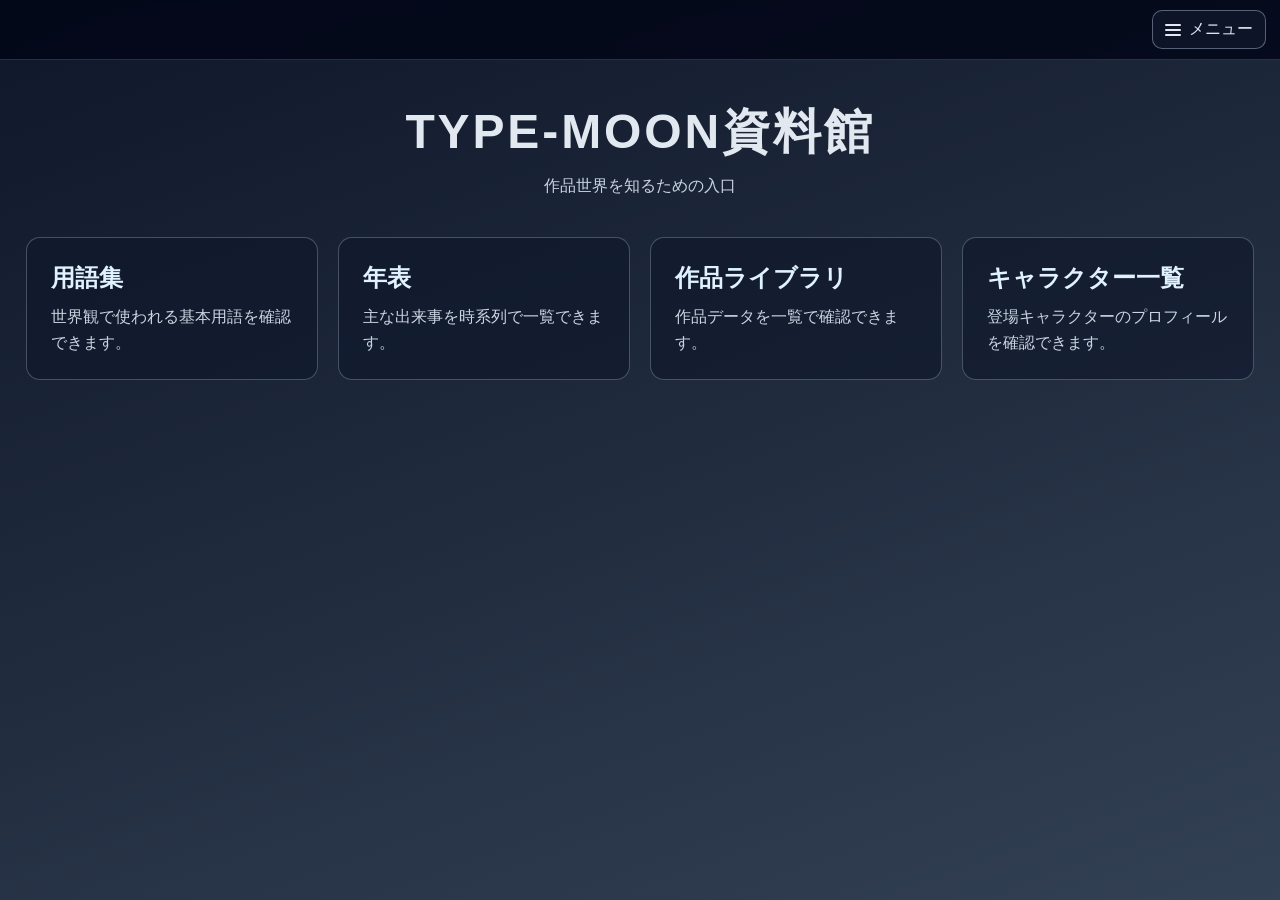
<file: index.html>
<!DOCTYPE html>
<html lang="ja">
  <head>
    <!-- 文字化けを防ぐため、文字コードをUTF-8に指定します -->
    <meta charset="UTF-8" />
    <!-- スマホでも見やすい幅にするための設定です -->
    <meta name="viewport" content="width=device-width, initial-scale=1.0" />
    <!-- ブラウザに「できるだけ最新を再取得してね」と伝えるキャッシュ対策です -->
    <meta
      http-equiv="Cache-Control"
      content="no-cache, no-store, must-revalidate"
    />
    <!-- 古いブラウザ向けの追加キャッシュ対策です -->
    <meta http-equiv="Pragma" content="no-cache" />
    <!-- キャッシュの有効期限を0にして更新を優先させます -->
    <meta http-equiv="Expires" content="0" />
    <!-- ブラウザのタブに表示されるページ名です -->
    <title>TYPE-MOON資料館</title>
    <!-- ?v=... を付けると、古いCSSキャッシュではなく最新ファイルを読み込みやすくなります -->
    <link rel="stylesheet" href="style.css?v=20260430-2" />
  </head>
  <body>
    <!-- サイトの最上部に表示する見出しエリアです -->
    <header class="site-header">
      <h1>TYPE-MOON資料館</h1>
      <p>作品世界を知るための入口</p>
    </header>

    <!-- ページの主要コンテンツを入れる領域です -->
    <main class="container">
      <!-- 最初の画面で選べるメニューを並べています -->
      <section class="menu-grid" aria-label="メインメニュー">
        <!-- 用語集ページへ移動するリンクカードです -->
        <a class="menu-card" href="glossary.html?v=20260424-5">
          <h2>用語集</h2>
          <p>世界観で使われる基本用語を確認できます。</p>
        </a>

        <!-- 年表ページへ移動するリンクカードです -->
        <a class="menu-card" href="timeline.html?v=20260424-5">
          <h2>年表</h2>
          <p>主な出来事を時系列で一覧できます。</p>
        </a>

        <!-- 作品ライブラリページへ移動するリンクカードです -->
        <a class="menu-card" href="works.html?v=20260424-5">
          <h2>作品ライブラリ</h2>
          <p>作品データを一覧で確認できます。</p>
        </a>

        <!-- キャラクター一覧ページへ移動するリンクカードです -->
        <a class="menu-card" href="characters.html?v=20260424-5">
          <h2>キャラクター一覧</h2>
          <p>登場キャラクターのプロフィールを確認できます。</p>
        </a>
      </section>
    </main>
    <!-- menu.js はハンバーガーメニューの開閉処理を担当します -->
    <script src="menu.js?v=20260424-5"></script>
  </body>
</html>
</file>
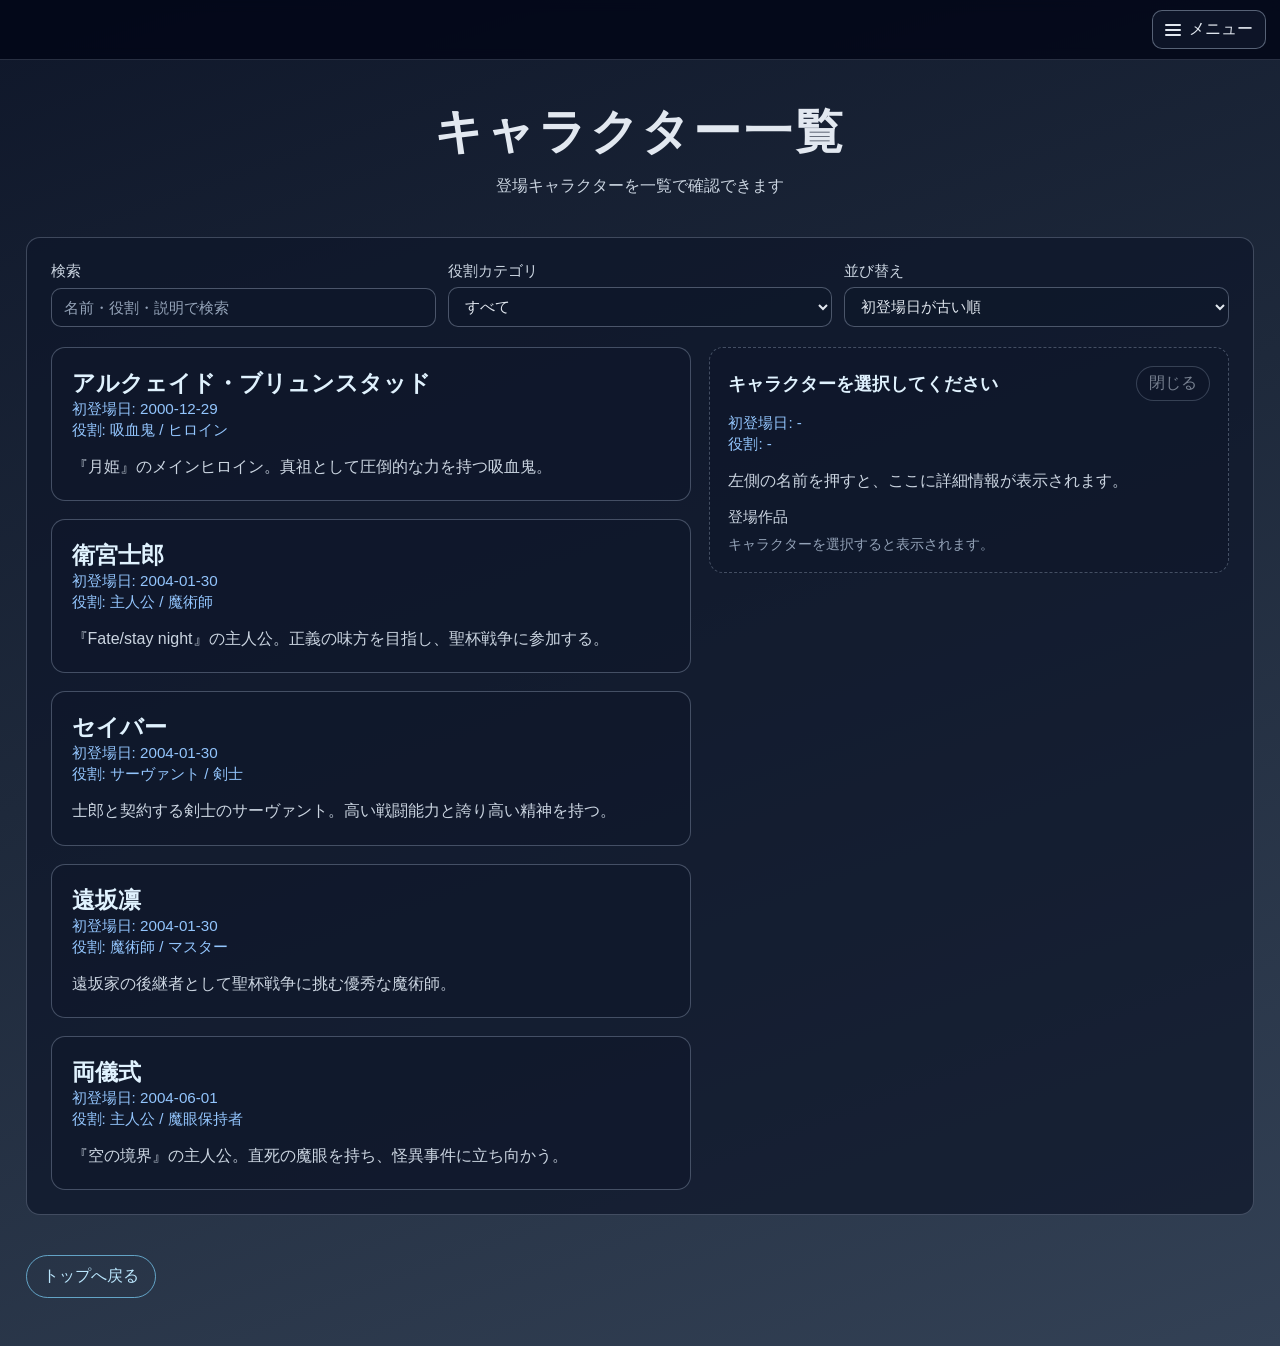
<file: characters.html>
<!DOCTYPE html>
<html lang="ja">
  <head>
    <!-- 文字化けを防ぐため、文字コードをUTF-8に指定します -->
    <meta charset="UTF-8" />
    <!-- スマホ表示のときに、画面幅に合わせてレイアウトを調整します -->
    <meta name="viewport" content="width=device-width, initial-scale=1.0" />
    <!-- キャッシュ対策: 更新後に古いHTMLを読み込みにくくします -->
    <meta
      http-equiv="Cache-Control"
      content="no-cache, no-store, must-revalidate"
    />
    <meta http-equiv="Pragma" content="no-cache" />
    <meta http-equiv="Expires" content="0" />
    <!-- ブラウザのタブに表示されるページ名 -->
    <title>キャラクター一覧 | TYPE-MOON資料館</title>
    <!-- 共通デザインCSSを読み込みます -->
    <link rel="stylesheet" href="style.css?v=20260430-2" />
  </head>
  <body>
    <!-- menu.js がこの位置にハンバーガーメニューを自動挿入します -->
    <div id="site-menu"></div>

    <!-- ページ上部の見出しエリア -->
    <header class="site-header">
      <h1>キャラクター一覧</h1>
      <p>登場キャラクターを一覧で確認できます</p>
    </header>

    <main class="container">
      <section class="content-card">
        <!-- ここは検索と絞り込みの操作エリアです -->
        <div class="works-controls" aria-label="キャラクターの検索・絞り込み・並び替え">
          <div class="works-controls-row">
            <label class="works-control-label" for="character-search-input">
              検索
              <input
                id="character-search-input"
                type="search"
                placeholder="名前・役割・説明で検索"
              />
            </label>

            <label class="works-control-label" for="character-role-select">
              役割カテゴリ
              <select id="character-role-select">
                <option value="all">すべて</option>
              </select>
            </label>

            <label class="works-control-label" for="character-sort-select">
              並び替え
              <select id="character-sort-select">
                <option value="first-appearance-asc">初登場日が古い順</option>
                <option value="first-appearance-desc">初登場日が新しい順</option>
                <option value="name-asc">名前のあいうえお順</option>
                <option value="name-desc">名前の逆順</option>
              </select>
            </label>
          </div>
        </div>

        <!-- 左: リスト / 右: 詳細サイドパネル の2カラムレイアウトです -->
        <div class="works-layout">
          <div>
            <!-- JavaScriptで生成したキャラクターカードを、この中に追加していきます -->
            <div id="characters-list" class="works-grid"></div>
            <!-- 結果が0件のときに表示するメッセージです -->
            <p id="characters-empty-message" class="works-empty" hidden>
              条件に一致するキャラクターはありません。
            </p>
          </div>

          <!-- 名前を押したときの詳細を表示するサイドパネルです -->
          <aside
            id="character-detail-panel"
            class="work-detail-panel is-empty"
            aria-live="polite"
          >
            <div class="work-detail-header">
              <h2 id="character-detail-name">キャラクターを選択してください</h2>
              <!-- このボタンを押すと、詳細表示を閉じて初期状態に戻します -->
              <button
                id="character-close-panel-button"
                class="close-panel-button"
                type="button"
                disabled
              >
                閉じる
              </button>
            </div>
            <p id="character-detail-first-appearance" class="work-meta">
              初登場日: -
            </p>
            <p id="character-detail-role" class="work-meta">役割: -</p>
            <p id="character-detail-summary" class="work-summary">
              左側の名前を押すと、ここに詳細情報が表示されます。
            </p>
            <p id="character-detail-description" class="work-detail-description" hidden></p>
            <!-- 詳細パネルの中に、登場作品へのリンクを表示します -->
            <p class="relation-label">登場作品</p>
            <div id="character-detail-works" class="relation-links">
              <span class="relation-empty">キャラクターを選択すると表示されます。</span>
            </div>
          </aside>
        </div>
      </section>

      <!-- トップページへ戻るリンク -->
      <p><a class="back-link" href="index.html?v=20260424-5">トップへ戻る</a></p>
    </main>

    <script>
      // ここにキャラクターデータを「配列（JSON形式の書き方）」でまとめます。
      // 後から追加したいときは、下の見本を参考にオブジェクトを1件追加してください。
      //
      // ▼ 1件分のデータ見本
      // {
      //   name: "キャラクター名",
      //   firstAppearance: "YYYY-MM-DD",
      //   roles: ["主人公", "サーヴァント", "魔術師 など"],
      //   summary: "一覧カードに表示する短い説明です。",
      //   description: "詳細パネルに表示する説明文です。（省略可）",
      //   works: ["登場作品1", "登場作品2"]
      // }
      const charactersData = [
        {
          name: "衛宮士郎",
          firstAppearance: "2004-01-30",
          roles: ["主人公", "魔術師"],
          summary:
            "『Fate/stay night』の主人公。正義の味方を目指し、聖杯戦争に参加する。",
          description:
            "幼い頃の大火災をきっかけに、誰かを救う生き方を選んだ少年。複数ルートで異なる成長を見せる。",
          works: ["Fate/stay night", "Fate/Grand Order"]
        },
        {
          name: "セイバー",
          firstAppearance: "2004-01-30",
          roles: ["サーヴァント", "剣士"],
          summary:
            "士郎と契約する剣士のサーヴァント。高い戦闘能力と誇り高い精神を持つ。",
          description:
            "騎士王としての責務と個人の願いの間で葛藤する。Fateシリーズを象徴する人気キャラクター。",
          works: ["Fate/stay night", "Fate/Zero", "Fate/Grand Order"]
        },
        {
          name: "遠坂凛",
          firstAppearance: "2004-01-30",
          roles: ["魔術師", "マスター"],
          summary:
            "遠坂家の後継者として聖杯戦争に挑む優秀な魔術師。",
          description:
            "冷静な判断力と行動力を持ち、時に厳しく時に面倒見のよい性格で物語を引っ張る。",
          works: ["Fate/stay night", "Fate/Grand Order"]
        },
        {
          name: "両儀式",
          firstAppearance: "2004-06-01",
          roles: ["主人公", "魔眼保持者"],
          summary:
            "『空の境界』の主人公。直死の魔眼を持ち、怪異事件に立ち向かう。",
          description:
            "静かな佇まいの中に強い意志を持つ人物。死の概念を視る力で常識外れの戦いを可能にする。",
          works: ["空の境界", "Fate/Grand Order"]
        },
        {
          name: "アルクェイド・ブリュンスタッド",
          firstAppearance: "2000-12-29",
          roles: ["吸血鬼", "ヒロイン"],
          summary:
            "『月姫』のメインヒロイン。真祖として圧倒的な力を持つ吸血鬼。",
          description:
            "無邪気さと強大な存在感を併せ持ち、主人公・遠野志貴の運命を大きく変える存在。",
          works: ["月姫 -A piece of blue glass moon-", "Fate/Grand Order"]
        }
      ];

      // URLに ?character=キャラ名 があるとき、そのキャラを初期表示で開くために取得します。
      const initialQueryCharacterName =
        new URLSearchParams(window.location.search).get("character");

      // id="characters-list" の要素を取得します。
      const charactersListElement = document.getElementById("characters-list");
      // 検索ボックスの要素を取得します。
      const characterSearchInputElement = document.getElementById(
        "character-search-input"
      );
      // 役割カテゴリ選択の要素を取得します。
      const characterRoleSelectElement = document.getElementById(
        "character-role-select"
      );
      // 並び替え選択欄の要素です。選ばれた値によって、一覧の順番を変えます。
      const characterSortSelectElement = document.getElementById(
        "character-sort-select"
      );
      // 結果0件メッセージの要素を取得します。
      const charactersEmptyMessageElement = document.getElementById(
        "characters-empty-message"
      );

      // 詳細サイドパネル関連の要素を取得します。
      const characterDetailPanelElement = document.getElementById(
        "character-detail-panel"
      );
      const characterDetailNameElement = document.getElementById(
        "character-detail-name"
      );
      const characterDetailFirstAppearanceElement = document.getElementById(
        "character-detail-first-appearance"
      );
      const characterDetailRoleElement = document.getElementById(
        "character-detail-role"
      );
      const characterDetailSummaryElement = document.getElementById(
        "character-detail-summary"
      );
      const characterDetailDescriptionElement = document.getElementById(
        "character-detail-description"
      );
      const characterDetailWorksElement = document.getElementById(
        "character-detail-works"
      );
      const characterClosePanelButtonElement = document.getElementById(
        "character-close-panel-button"
      );

      // いま詳細表示中のキャラクター名を保持します。
      let selectedCharacterName = null;
      // 現在画面に表示している一覧データを保持します（選択状態の再描画に使います）。
      let currentDisplayedCharacters = [];
      // 初回表示でURL指定のキャラへスクロールするためのフラグです。
      let shouldScrollToSelectedCharacter = false;
      // URLの初期指定は1回だけ使いたいので、可変の変数に入れます。
      let pendingInitialCharacterName = initialQueryCharacterName;

      // キャラクターの役割は複数入力できるため、常に配列として扱います。
      function getCharacterRoles(character) {
        if (Array.isArray(character.roles)) {
          return character.roles;
        }
        if (character.role) {
          return [character.role];
        }
        return [];
      }

      function formatCharacterRoles(character) {
        const roles = getCharacterRoles(character);
        return roles.length > 0 ? roles.join(" / ") : "-";
      }

      // 日付文字列を比較用の数値に変換します。日付として読めない場合は null にします。
      function getCharacterDateTime(character) {
        const dateTime = new Date(character.firstAppearance).getTime();
        return Number.isNaN(dateTime) ? null : dateTime;
      }

      // 日付の古い順・新しい順を比べます。日付がないキャラはどちらの順でも最後にします。
      function compareCharacterDates(a, b, isDescending) {
        const dateA = getCharacterDateTime(a);
        const dateB = getCharacterDateTime(b);
        if (dateA === null && dateB === null) {
          return 0;
        }
        if (dateA === null) {
          return 1;
        }
        if (dateB === null) {
          return -1;
        }
        return isDescending ? dateB - dateA : dateA - dateB;
      }

      // 並び替え選択欄の値に合わせて、キャラクター一覧の順番を決めます。
      function compareCharactersBySortOption(a, b, sortOption) {
        if (sortOption === "name-asc") {
          return a.name.localeCompare(b.name, "ja");
        }
        if (sortOption === "name-desc") {
          return b.name.localeCompare(a.name, "ja");
        }
        if (sortOption === "first-appearance-desc") {
          return compareCharacterDates(a, b, true);
        }
        return compareCharacterDates(a, b, false);
      }

      // 役割カテゴリの候補を、配列データから重複なしで取り出して作ります。
      const roles = [
        ...new Set(
          charactersData.flatMap((character) => getCharacterRoles(character))
        )
      ];

      // role-select にカテゴリ選択肢を追加します。
      roles.forEach((role) => {
        const option = document.createElement("option");
        option.value = role;
        option.textContent = role;
        characterRoleSelectElement.appendChild(option);
      });

      // 指定されたリンク一覧を描画する関数です（登場作品リンク用）。
      function renderRelationLinks(container, items, createLinkElement, emptyText) {
        container.innerHTML = "";
        if (!items || items.length === 0) {
          const emptyLabel = document.createElement("span");
          emptyLabel.className = "relation-empty";
          emptyLabel.textContent = emptyText;
          container.appendChild(emptyLabel);
          return;
        }
        items.forEach((item) => {
          container.appendChild(createLinkElement(item));
        });
      }

      // 作品名から、作品ライブラリへのリンク要素を作る関数です。
      function createWorkLinkElement(workTitle) {
        const link = document.createElement("a");
        link.className = "relation-link";
        link.href = `works.html?v=20260424-5&work=${encodeURIComponent(workTitle)}`;
        link.textContent = workTitle;
        return link;
      }

      // 詳細パネルを初期状態（未選択）に戻す関数です。
      function resetCharacterDetailPanel() {
        characterDetailPanelElement.classList.add("is-empty");
        characterDetailNameElement.textContent = "キャラクターを選択してください";
        characterDetailFirstAppearanceElement.textContent = "初登場日: -";
        characterDetailRoleElement.textContent = "役割: -";
        characterDetailSummaryElement.textContent =
          "左側の名前を押すと、ここに詳細情報が表示されます。";
        characterDetailDescriptionElement.textContent = "";
        characterDetailDescriptionElement.hidden = true;
        characterClosePanelButtonElement.disabled = true;
        renderRelationLinks(
          characterDetailWorksElement,
          [],
          createWorkLinkElement,
          "キャラクターを選択すると表示されます。"
        );
      }

      // キャラクターデータを受け取り、詳細サイドパネルに表示する関数です。
      function showCharacterDetailPanel(character) {
        characterDetailPanelElement.classList.remove("is-empty");
        characterDetailNameElement.textContent = character.name;
        characterDetailFirstAppearanceElement.textContent = `初登場日: ${character.firstAppearance}`;
        characterDetailRoleElement.textContent = `役割: ${formatCharacterRoles(
          character
        )}`;
        characterDetailSummaryElement.textContent = character.summary;
        characterDetailDescriptionElement.textContent = character.description || "";
        characterDetailDescriptionElement.hidden = !character.description;
        characterClosePanelButtonElement.disabled = false;
        renderRelationLinks(
          characterDetailWorksElement,
          character.works,
          createWorkLinkElement,
          "登録なし"
        );
      }

      // 選択中カードを見える位置までスクロールする関数です。
      function scrollToSelectedCharacterCard() {
        const selectedCard = charactersListElement.querySelector(
          ".work-card.is-selected"
        );
        if (selectedCard) {
          selectedCard.scrollIntoView({ behavior: "smooth", block: "center" });
        }
      }

      // 受け取ったキャラクターデータ配列を画面に描画する関数です。
      function renderCharacters(characters) {
        // いったん表示を空にしてから、最新の結果だけ表示します。
        charactersListElement.innerHTML = "";
        currentDisplayedCharacters = characters;

        characters.forEach((character) => {
          // articleタグで、キャラクター1件分のまとまりを表します。
          const card = document.createElement("article");
          card.className = "work-card";
          if (character.name === selectedCharacterName) {
            card.classList.add("is-selected");
          }

          // 名前はボタンにして、押すと右側パネルに詳細を表示できるようにします。
          const nameButton = document.createElement("button");
          nameButton.type = "button";
          nameButton.className = "work-title-button";
          nameButton.textContent = character.name;
          nameButton.addEventListener("click", () => {
            selectedCharacterName = character.name;
            showCharacterDetailPanel(character);
            // 選択中のカードを見た目で分かるように再描画します。
            renderCharacters(currentDisplayedCharacters);
          });

          const firstAppearanceElement = document.createElement("p");
          firstAppearanceElement.className = "work-meta";
          firstAppearanceElement.textContent = `初登場日: ${character.firstAppearance}`;

          const roleElement = document.createElement("p");
          roleElement.className = "work-meta";
          roleElement.textContent = `役割: ${formatCharacterRoles(character)}`;

          const summaryElement = document.createElement("p");
          summaryElement.className = "work-summary";
          summaryElement.textContent = character.summary;

          card.appendChild(nameButton);
          card.appendChild(firstAppearanceElement);
          card.appendChild(roleElement);
          card.appendChild(summaryElement);

          // 作ったカードを一覧エリアの最後に追加します。
          charactersListElement.appendChild(card);
        });

        // 結果が0件ならメッセージを表示し、1件以上なら隠します。
        charactersEmptyMessageElement.hidden = characters.length !== 0;

        // URL指定などでスクロールしたいタイミングだけ実行します。
        if (shouldScrollToSelectedCharacter) {
          scrollToSelectedCharacterCard();
          shouldScrollToSelectedCharacter = false;
        }
      }

      // 検索・絞り込み条件を使って、表示するキャラクターを作る関数です。
      function updateCharactersView() {
        const searchKeyword = characterSearchInputElement.value
          .trim()
          .toLowerCase();
        const selectedRole = characterRoleSelectElement.value;
        const selectedSort = characterSortSelectElement.value;

        // 1) 役割カテゴリで絞り込み
        // 2) 名前と説明で検索
        // 3) 選択された条件で並び替え
        const filteredAndSortedCharacters = charactersData
          .filter((character) => {
            const characterRoles = getCharacterRoles(character);
            const isRoleMatched =
              selectedRole === "all" || characterRoles.includes(selectedRole);
            const searchableText = [
              character.name,
              character.firstAppearance,
              characterRoles.join(" "),
              character.summary,
              character.description || ""
            ]
              .join(" ")
              .toLowerCase();
            const isSearchMatched = searchableText.includes(searchKeyword);
            return isRoleMatched && isSearchMatched;
          })
          .sort((a, b) => compareCharactersBySortOption(a, b, selectedSort));

        // URLに指定されたキャラ名がある場合は、初回だけそのキャラを選択します。
        if (pendingInitialCharacterName) {
          const initialCharacter = filteredAndSortedCharacters.find(
            (character) => character.name === pendingInitialCharacterName
          );
          if (initialCharacter) {
            selectedCharacterName = initialCharacter.name;
            showCharacterDetailPanel(initialCharacter);
            shouldScrollToSelectedCharacter = true;
          } else {
            selectedCharacterName = null;
            resetCharacterDetailPanel();
          }
          pendingInitialCharacterName = null;
        } else {
          // 絞り込み後の一覧に選択中のキャラクターが存在しない場合、詳細表示を閉じます。
          const selectedCharacter = filteredAndSortedCharacters.find(
            (character) => character.name === selectedCharacterName
          );
          if (!selectedCharacter) {
            selectedCharacterName = null;
            resetCharacterDetailPanel();
          } else {
            showCharacterDetailPanel(selectedCharacter);
          }
        }

        renderCharacters(filteredAndSortedCharacters);
      }

      // 入力が変わるたびに再描画します。
      characterSearchInputElement.addEventListener("input", updateCharactersView);
      characterRoleSelectElement.addEventListener("change", updateCharactersView);
      characterSortSelectElement.addEventListener("change", updateCharactersView);
      characterClosePanelButtonElement.addEventListener("click", () => {
        selectedCharacterName = null;
        resetCharacterDetailPanel();
        renderCharacters(currentDisplayedCharacters);
      });

      // 初期表示時も、同じ処理で表示します。
      resetCharacterDetailPanel();
      updateCharactersView();
    </script>

    <!-- 共通ハンバーガーメニューを生成するJavaScriptを読み込みます -->
    <script src="menu.js?v=20260424-5"></script>
  </body>
</html>
</file>
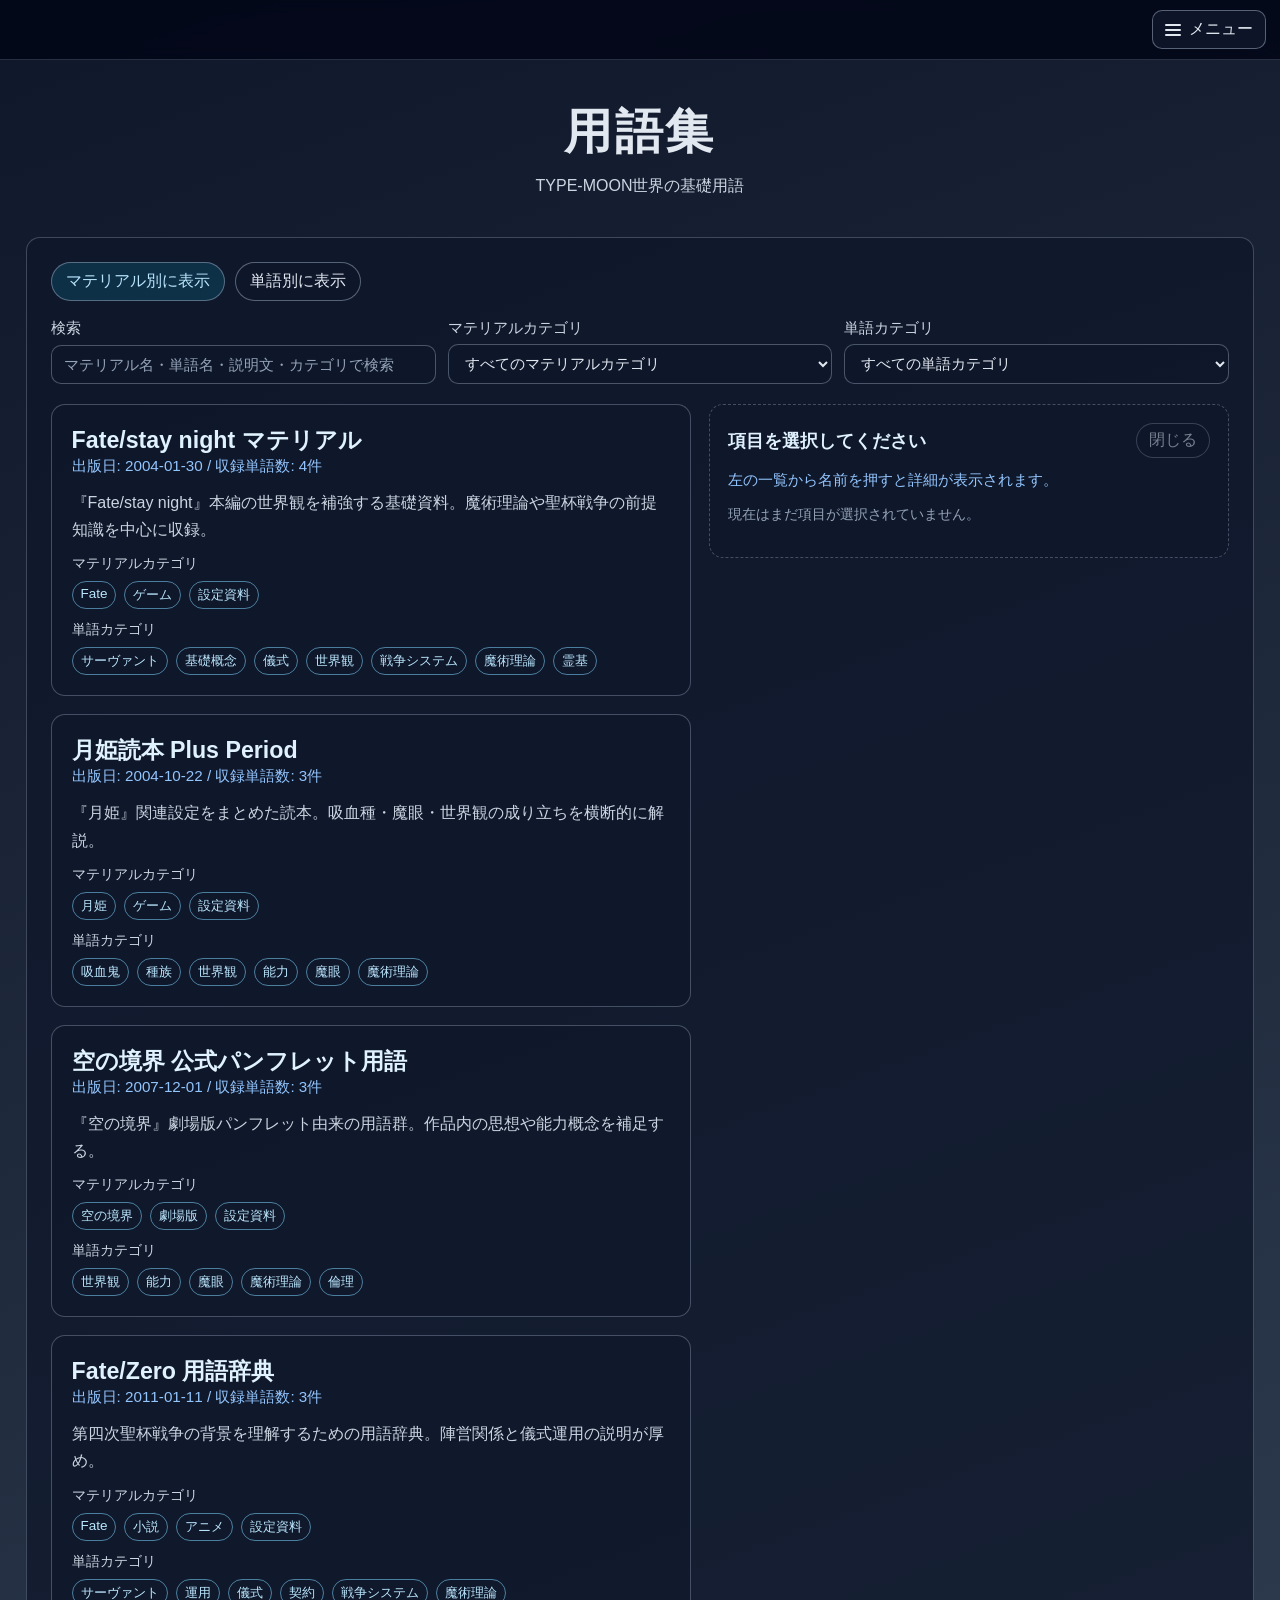
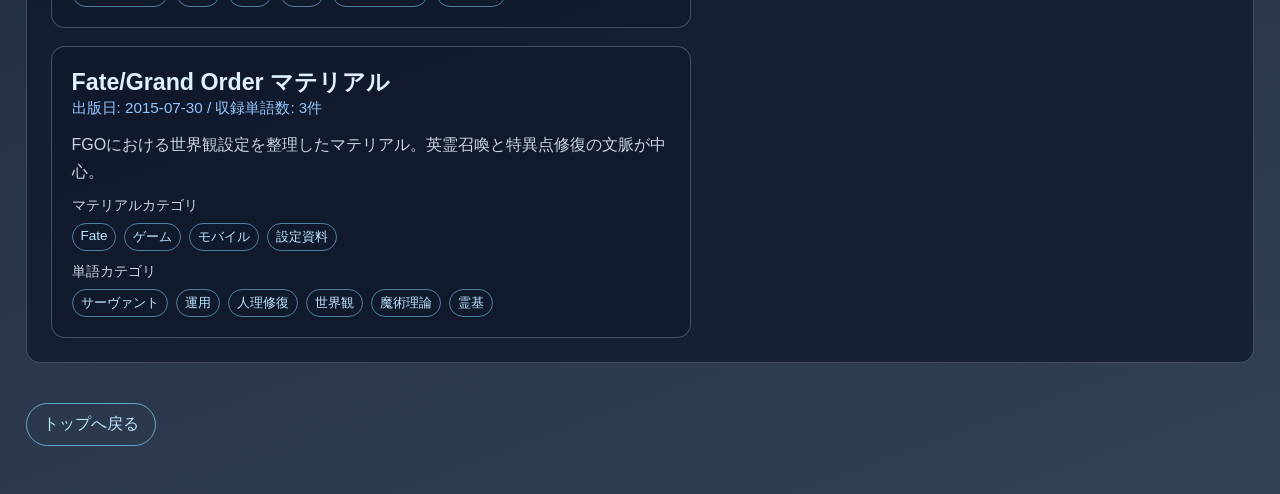
<file: glossary.html>
<!DOCTYPE html>
<html lang="ja">
  <head>
    <!-- 文字コードをUTF-8に設定して、日本語が正しく表示されるようにします -->
    <meta charset="UTF-8" />
    <!-- スマホ表示で見やすくするための設定です -->
    <meta name="viewport" content="width=device-width, initial-scale=1.0" />
    <!-- ブラウザが古いHTMLを使い続けないようにするキャッシュ対策です -->
    <meta http-equiv="Cache-Control" content="no-cache, no-store, must-revalidate" />
    <meta http-equiv="Pragma" content="no-cache" />
    <meta http-equiv="Expires" content="0" />
    <!-- ブラウザのタブに表示されるページ名です -->
    <title>用語集 | TYPE-MOON資料館</title>
    <!-- GitHub Pagesのキャッシュ対策として、末尾にバージョン番号を付けます -->
    <link rel="stylesheet" href="style.css?v=20260430-2" />
  </head>
  <body>
    <!-- このheaderはページ上部のタイトルエリアです -->
    <header class="site-header">
      <!-- h1はそのページで一番重要な見出しです -->
      <h1>用語集</h1>
      <!-- ページの補足説明です -->
      <p>TYPE-MOON世界の基礎用語</p>
    </header>

    <!-- mainはこのページの中心となるコンテンツ領域です -->
    <main class="container">
      <section class="content-card">
        <!-- 表示モード切り替えボタンです -->
        <div class="glossary-mode-switch" role="group" aria-label="表示モード切り替え">
          <button
            type="button"
            class="glossary-mode-button is-active"
            data-mode-button="by-material"
          >
            マテリアル別に表示
          </button>
          <button type="button" class="glossary-mode-button" data-mode-button="by-term">
            単語別に表示
          </button>
        </div>

        <!-- 作品ライブラリと同じ操作感で、検索とカテゴリ絞り込みを用意します -->
        <div class="works-controls" aria-label="用語集の検索と絞り込み">
          <div class="works-controls-row">
            <label class="works-control-label" for="glossary-search-input">
              検索
              <input
                id="glossary-search-input"
                type="search"
                placeholder="マテリアル名・単語名・説明文・カテゴリで検索"
              />
            </label>
            <label class="works-control-label" for="glossary-material-category-select">
              マテリアルカテゴリ
              <select id="glossary-material-category-select">
                <option value="all">すべてのマテリアルカテゴリ</option>
              </select>
            </label>
            <label class="works-control-label" for="glossary-term-category-select">
              単語カテゴリ
              <select id="glossary-term-category-select">
                <option value="all">すべての単語カテゴリ</option>
              </select>
            </label>
          </div>
        </div>

        <!-- 一覧と詳細パネルを横並びで表示します（狭い画面では縦並び） -->
        <div class="works-layout">
          <div>
            <!-- JavaScriptで一覧カードを描画する領域です -->
            <div id="glossary-list" class="works-grid"></div>
            <p id="glossary-empty-message" class="works-empty" hidden>
              条件に一致する項目はありません。
            </p>
          </div>

          <!-- 右側に表示する詳細パネルです -->
          <aside id="glossary-detail-panel" class="work-detail-panel is-empty" aria-live="polite">
            <div class="work-detail-header">
              <h2 id="glossary-detail-title">項目を選択してください</h2>
              <button
                id="glossary-close-panel-button"
                class="close-panel-button"
                type="button"
                disabled
              >
                閉じる
              </button>
            </div>
            <p id="glossary-detail-meta" class="work-meta">左の一覧から名前を押すと詳細が表示されます。</p>
            <div id="glossary-detail-content" class="glossary-detail-content">
              <p class="relation-empty">現在はまだ項目が選択されていません。</p>
            </div>
          </aside>
        </div>
      </section>

      <!-- href="index.html" でトップページへ移動します -->
      <p><a class="back-link" href="index.html?v=20260424-10">トップへ戻る</a></p>
    </main>

    <script>
      // 用語データは「辞書（マテリアル）ごと」に1つの配列で管理します。
      // publicationDate / summary / categories を持ち、entries の各単語にも termCategories を持たせます。
      //
      // ▼ 1件分のデータ見本
      // {
      //   material: "辞書名（マテリアル名）",
      //   publicationDate: "YYYY-MM-DD",
      //   summary: "マテリアル自体の短い解説",
      //   categories: ["マテリアルカテゴリA", "マテリアルカテゴリB"],
      //   entries: [
      //     {
      //       term: "単語名",
      //       description: "その辞書での説明文",
      //       termCategories: ["単語カテゴリA", "単語カテゴリB"]
      //     }
      //   ]
      // }
      const glossaryMaterialsData = [
        {
          material: "Fate/stay night マテリアル",
          publicationDate: "2004-01-30",
          summary:
            "『Fate/stay night』本編の世界観を補強する基礎資料。魔術理論や聖杯戦争の前提知識を中心に収録。",
          categories: ["Fate", "ゲーム", "設定資料"],
          entries: [
            {
              term: "魔術",
              description:
                "神秘を再現するための技法。現代に残るのは本来の奇跡を模倣した技術体系。",
              termCategories: ["魔術理論", "基礎概念"]
            },
            {
              term: "聖杯戦争",
              description:
                "願望機・聖杯を巡り、7人のマスターと7騎のサーヴァントが争う儀式。",
              termCategories: ["儀式", "戦争システム"]
            },
            {
              term: "英霊",
              description:
                "人類史に功績を残し、英霊の座に記録された存在。召喚時はサーヴァントとして現界する。",
              termCategories: ["サーヴァント", "霊基"]
            },
            {
              term: "根源",
              description:
                "あらゆる事象の起点とされる究極の到達点。魔術師にとっての最終目標。",
              termCategories: ["世界観", "魔術理論"]
            }
          ]
        },
        {
          material: "Fate/Zero 用語辞典",
          publicationDate: "2011-01-11",
          summary:
            "第四次聖杯戦争の背景を理解するための用語辞典。陣営関係と儀式運用の説明が厚め。",
          categories: ["Fate", "小説", "アニメ", "設定資料"],
          entries: [
            {
              term: "魔術",
              description:
                "家系と刻印により継承される秘儀。戦闘だけでなく諜報・儀式運用も重要視される。",
              termCategories: ["魔術理論", "運用"]
            },
            {
              term: "聖杯戦争",
              description:
                "第三次までの経緯を踏まえた上で行われる第四次聖杯戦争。各陣営の思惑が複雑に交錯する。",
              termCategories: ["儀式", "戦争システム"]
            },
            {
              term: "令呪",
              description:
                "マスターがサーヴァントへ絶対命令を行使できる三画の契約証。",
              termCategories: ["契約", "サーヴァント"]
            }
          ]
        },
        {
          material: "Fate/Grand Order マテリアル",
          publicationDate: "2015-07-30",
          summary:
            "FGOにおける世界観設定を整理したマテリアル。英霊召喚と特異点修復の文脈が中心。",
          categories: ["Fate", "ゲーム", "モバイル", "設定資料"],
          entries: [
            {
              term: "英霊",
              description:
                "英霊の座に登録された霊基情報をもとに、カルデア式召喚でサーヴァントとして呼び出される。",
              termCategories: ["サーヴァント", "霊基"]
            },
            {
              term: "特異点",
              description:
                "人理の流れから逸脱した歴史上の異常点。修復しない限り未来が失われる。",
              termCategories: ["世界観", "人理修復"]
            },
            {
              term: "魔術",
              description:
                "カルデアでは魔術理論と科学技術を複合運用し、観測・修復任務を遂行する。",
              termCategories: ["魔術理論", "運用"]
            }
          ]
        },
        {
          material: "空の境界 公式パンフレット用語",
          publicationDate: "2007-12-01",
          summary:
            "『空の境界』劇場版パンフレット由来の用語群。作品内の思想や能力概念を補足する。",
          categories: ["空の境界", "劇場版", "設定資料"],
          entries: [
            {
              term: "根源",
              description:
                "渦の中心とも語られる全情報の源。通常の到達手段では接続不可能に近い。",
              termCategories: ["世界観", "魔術理論"]
            },
            {
              term: "直死の魔眼",
              description:
                "対象の死を線と点で視認し、そこをなぞることで概念的に死へ至らせる能力。",
              termCategories: ["能力", "魔眼"]
            },
            {
              term: "魔術",
              description:
                "隠匿を前提とする技法であり、日常社会との境界維持が重要な倫理として扱われる。",
              termCategories: ["魔術理論", "倫理"]
            }
          ]
        },
        {
          material: "月姫読本 Plus Period",
          publicationDate: "2004-10-22",
          summary:
            "『月姫』関連設定をまとめた読本。吸血種・魔眼・世界観の成り立ちを横断的に解説。",
          categories: ["月姫", "ゲーム", "設定資料"],
          entries: [
            {
              term: "直死の魔眼",
              description:
                "視界に映る“壊れやすさ”を直接認識する特異能力。精神状態によって見え方が大きく変化する。",
              termCategories: ["能力", "魔眼"]
            },
            {
              term: "真祖",
              description:
                "自然現象に近い吸血種。人間社会と異なる原理で活動し、固有の衝動を抱える。",
              termCategories: ["種族", "吸血鬼"]
            },
            {
              term: "根源",
              description:
                "魔術的探究の最深部だが、本作では血や衝動といった個の物語と対比される概念として描かれる。",
              termCategories: ["世界観", "魔術理論"]
            }
          ]
        }
      ];

      // モード状態（by-material / by-term）を保持します。
      let currentMode = "by-material";
      let selectedItemName = null;
      let currentSearchKeyword = "";
      let currentMaterialCategoryFilter = "all";
      let currentTermCategoryFilter = "all";

      const glossaryListElement = document.getElementById("glossary-list");
      const glossaryEmptyMessageElement = document.getElementById("glossary-empty-message");
      const glossaryDetailPanelElement = document.getElementById("glossary-detail-panel");
      const glossaryDetailTitleElement = document.getElementById("glossary-detail-title");
      const glossaryDetailMetaElement = document.getElementById("glossary-detail-meta");
      const glossaryDetailContentElement = document.getElementById("glossary-detail-content");
      const glossarySearchInputElement = document.getElementById("glossary-search-input");
      const glossaryMaterialCategorySelectElement = document.getElementById(
        "glossary-material-category-select"
      );
      const glossaryTermCategorySelectElement = document.getElementById("glossary-term-category-select");
      const glossaryClosePanelButtonElement = document.getElementById(
        "glossary-close-panel-button"
      );
      const modeButtonElements = document.querySelectorAll("[data-mode-button]");

      // 重複を削除して、日本語順に並べる共通関数です。
      function toSortedUnique(values) {
        return [...new Set(values)].sort((a, b) => a.localeCompare(b, "ja"));
      }

      // entry.termCategories が未設定でも安全に配列を返します。
      function getEntryTermCategories(entry) {
        if (!Array.isArray(entry.termCategories)) {
          return [];
        }
        return entry.termCategories;
      }

      // マテリアルカテゴリの選択肢を生成します。
      function setupMaterialCategoryOptions() {
        const categories = [...new Set(glossaryMaterialsData.flatMap((item) => item.categories))]
          .sort((a, b) => a.localeCompare(b, "ja"));
        categories.forEach((category) => {
          const option = document.createElement("option");
          option.value = category;
          option.textContent = category;
          glossaryMaterialCategorySelectElement.appendChild(option);
        });
      }

      // 単語カテゴリの選択肢を生成します。
      function setupTermCategoryOptions() {
        const termCategories = toSortedUnique(
          glossaryMaterialsData.flatMap((materialItem) =>
            materialItem.entries.flatMap((entry) => getEntryTermCategories(entry))
          )
        );
        termCategories.forEach((category) => {
          const option = document.createElement("option");
          option.value = category;
          option.textContent = category;
          glossaryTermCategorySelectElement.appendChild(option);
        });
      }

      // 単語別表示のために「単語 -> 複数辞書での説明」へ変換します。
      function buildTermMap(materialData, entryFilter = () => true) {
        const map = new Map();
        materialData.forEach((materialItem) => {
          materialItem.entries.forEach((entry) => {
            if (!entryFilter(entry, materialItem)) {
              return;
            }
            if (!map.has(entry.term)) {
              map.set(entry.term, []);
            }
            map.get(entry.term).push({
              material: materialItem.material,
              publicationDate: materialItem.publicationDate,
              summary: materialItem.summary,
              materialCategories: materialItem.categories,
              termCategories: getEntryTermCategories(entry),
              description: entry.description
            });
          });
        });
        return map;
      }

      // 日付文字列をそのまま表示し、空なら「不明」を返します。
      function displayDate(dateValue) {
        return dateValue || "不明";
      }

      function createCategoryChips(categories) {
        const wrapper = document.createElement("div");
        wrapper.className = "relation-links";
        if (categories.length === 0) {
          const empty = document.createElement("span");
          empty.className = "relation-empty";
          empty.textContent = "なし";
          wrapper.appendChild(empty);
          return wrapper;
        }
        categories.forEach((category) => {
          const chip = document.createElement("span");
          chip.className = "glossary-category-chip";
          chip.textContent = category;
          wrapper.appendChild(chip);
        });
        return wrapper;
      }

      // カテゴリ見出しとカテゴリチップをまとめて描画する関数です。
      function appendCategorySection(containerElement, titleText, categories, labelClassName) {
        const title = document.createElement("p");
        title.className = labelClassName || "relation-label";
        title.textContent = titleText;
        containerElement.appendChild(title);
        containerElement.appendChild(createCategoryChips(categories));
      }

      // マテリアルカテゴリの条件に一致するかを判定します。
      function isMaterialCategoryMatched(materialItem) {
        if (currentMaterialCategoryFilter === "all") {
          return true;
        }
        return materialItem.categories.includes(currentMaterialCategoryFilter);
      }

      // 単語カテゴリの条件に一致するかを判定します。
      function isTermCategoryMatchedForEntry(entry) {
        if (currentTermCategoryFilter === "all") {
          return true;
        }
        return getEntryTermCategories(entry).includes(currentTermCategoryFilter);
      }

      function isTermCategoryMatchedForMaterial(materialItem) {
        if (currentTermCategoryFilter === "all") {
          return true;
        }
        return materialItem.entries.some((entry) => isTermCategoryMatchedForEntry(entry));
      }

      function getMaterialTermCategories(materialItem) {
        return toSortedUnique(
          materialItem.entries.flatMap((entry) => getEntryTermCategories(entry))
        );
      }

      // マテリアル別表示用の検索判定です。
      function isMaterialSearchMatched(materialItem) {
        if (!currentSearchKeyword) {
          return true;
        }
        const searchableText = [
          materialItem.material,
          materialItem.publicationDate,
          materialItem.summary,
          materialItem.categories.join(" "),
          materialItem.entries
            .map(
              (entry) =>
                `${entry.term} ${entry.description} ${getEntryTermCategories(entry).join(" ")}`
            )
            .join(" ")
        ]
          .join(" ")
          .toLowerCase();
        return searchableText.includes(currentSearchKeyword);
      }

      function getFilteredMaterialsForMaterialMode() {
        return [...glossaryMaterialsData]
          .filter(
            (item) =>
              isMaterialCategoryMatched(item) &&
              isTermCategoryMatchedForMaterial(item) &&
              isMaterialSearchMatched(item)
          )
          .sort((a, b) => {
            const dateCompare = a.publicationDate.localeCompare(b.publicationDate);
            if (dateCompare !== 0) {
              return dateCompare;
            }
            return a.material.localeCompare(b.material, "ja");
          });
      }

      function getFilteredTermsForTermMode() {
        const materialFilteredMaterials = glossaryMaterialsData.filter((item) =>
          isMaterialCategoryMatched(item)
        );
        const termMap = buildTermMap(materialFilteredMaterials, (entry) =>
          isTermCategoryMatchedForEntry(entry)
        );

        return [...termMap.entries()]
          .map(([termName, descriptions]) => ({
            termName,
            descriptions,
            termCategories: toSortedUnique(
              descriptions.flatMap((descriptionItem) => descriptionItem.termCategories)
            ),
            materialCategories: toSortedUnique(
              descriptions.flatMap((descriptionItem) => descriptionItem.materialCategories)
            )
          }))
          .filter((termItem) => {
            if (!currentSearchKeyword) {
              return true;
            }
            const searchableText = [
              termItem.termName,
              termItem.termCategories.join(" "),
              termItem.materialCategories.join(" "),
              ...termItem.descriptions.map((descriptionItem) =>
                [
                  descriptionItem.material,
                  descriptionItem.publicationDate,
                  descriptionItem.summary,
                  descriptionItem.materialCategories.join(" "),
                  descriptionItem.termCategories.join(" "),
                  descriptionItem.description
                ].join(" ")
              )
            ]
              .join(" ")
              .toLowerCase();
            return searchableText.includes(currentSearchKeyword);
          })
          .sort((a, b) => a.termName.localeCompare(b.termName, "ja"));
      }

      // 詳細パネルを初期状態に戻します。
      function resetDetailPanel() {
        glossaryDetailTitleElement.textContent = "項目を選択してください";
        glossaryDetailMetaElement.textContent = "左の一覧から名前を押すと詳細が表示されます。";
        glossaryDetailContentElement.innerHTML =
          '<p class="relation-empty">現在はまだ項目が選択されていません。</p>';
        glossaryDetailPanelElement.classList.add("is-empty");
        glossaryClosePanelButtonElement.disabled = true;
      }

      // マテリアルを選択したときの詳細表示です。
      function showMaterialDetailPanel(materialItem) {
        glossaryDetailTitleElement.textContent = materialItem.material;
        glossaryDetailMetaElement.textContent = `出版日: ${displayDate(
          materialItem.publicationDate
        )} / 収録単語数: ${materialItem.entries.length}件`;
        glossaryDetailContentElement.innerHTML = "";

        const summary = document.createElement("p");
        summary.className = "work-detail-description";
        summary.textContent = materialItem.summary;
        glossaryDetailContentElement.appendChild(summary);

        appendCategorySection(
          glossaryDetailContentElement,
          "マテリアルカテゴリ",
          materialItem.categories
        );
        appendCategorySection(
          glossaryDetailContentElement,
          "この辞書に含まれる単語カテゴリ",
          getMaterialTermCategories(materialItem)
        );

        const list = document.createElement("dl");
        list.className = "glossary-list";

        const sortedEntries = [...materialItem.entries].sort((a, b) =>
          a.term.localeCompare(b.term, "ja")
        );
        sortedEntries.forEach((entry) => {
          const block = document.createElement("div");
          const term = document.createElement("dt");
          term.textContent = entry.term;
          const description = document.createElement("dd");
          description.textContent = entry.description;
          block.appendChild(term);
          block.appendChild(description);

          const entryTermCategories = getEntryTermCategories(entry);
          if (entryTermCategories.length > 0) {
            const entryCategoryChips = createCategoryChips(entryTermCategories);
            entryCategoryChips.classList.add("glossary-entry-chip-group");
            block.appendChild(entryCategoryChips);
          }
          list.appendChild(block);
        });
        glossaryDetailContentElement.appendChild(list);

        glossaryDetailPanelElement.classList.remove("is-empty");
        glossaryClosePanelButtonElement.disabled = false;
      }

      // 単語を選択したときの詳細表示です。
      // 「Aの辞書ではこう、Bの辞書ではこう」という比較が見える形にします。
      function showTermDetailPanel(termName, termDescriptions) {
        glossaryDetailTitleElement.textContent = termName;
        glossaryDetailMetaElement.textContent = `説明が見つかった辞書数: ${termDescriptions.length}件`;
        glossaryDetailContentElement.innerHTML = "";

        const sortedDescriptions = [...termDescriptions].sort((a, b) =>
          a.publicationDate.localeCompare(b.publicationDate)
        );

        sortedDescriptions.forEach((item) => {
          const card = document.createElement("article");
          card.className = "glossary-term-card";

          const title = document.createElement("h3");
          title.className = "glossary-term-material-title";
          title.textContent = `${item.material}（出版日: ${displayDate(item.publicationDate)}）`;
          card.appendChild(title);

          const materialSummary = document.createElement("p");
          materialSummary.className = "work-summary";
          materialSummary.textContent = item.summary;
          card.appendChild(materialSummary);

          appendCategorySection(
            card,
            "マテリアルカテゴリ",
            item.materialCategories,
            "glossary-sub-label"
          );
          appendCategorySection(card, "単語カテゴリ", item.termCategories, "glossary-sub-label");

          const description = document.createElement("p");
          description.className = "glossary-term-description";
          description.textContent = item.description;
          card.appendChild(description);

          glossaryDetailContentElement.appendChild(card);
        });

        glossaryDetailPanelElement.classList.remove("is-empty");
        glossaryClosePanelButtonElement.disabled = false;
      }

      // 現在モードの一覧を描画します（左側）。
      function renderGlossaryList() {
        glossaryListElement.innerHTML = "";
        glossaryEmptyMessageElement.hidden = true;

        if (currentMode === "by-material") {
          const filteredMaterials = getFilteredMaterialsForMaterialMode();

          filteredMaterials.forEach((materialItem) => {
            const card = document.createElement("article");
            card.className = "work-card";
            if (selectedItemName === materialItem.material) {
              card.classList.add("is-selected");
            }

            const titleButton = document.createElement("button");
            titleButton.type = "button";
            titleButton.className = "work-title-button";
            titleButton.textContent = materialItem.material;
            titleButton.addEventListener("click", () => {
              selectedItemName = materialItem.material;
              showMaterialDetailPanel(materialItem);
              renderGlossaryList();
            });
            card.appendChild(titleButton);

            const meta = document.createElement("p");
            meta.className = "work-meta";
            meta.textContent = `出版日: ${displayDate(
              materialItem.publicationDate
            )} / 収録単語数: ${materialItem.entries.length}件`;
            card.appendChild(meta);

            const preview = document.createElement("p");
            preview.className = "work-summary";
            preview.textContent = materialItem.summary;
            card.appendChild(preview);

            appendCategorySection(
              card,
              "マテリアルカテゴリ",
              materialItem.categories,
              "glossary-sub-label"
            );
            appendCategorySection(
              card,
              "単語カテゴリ",
              getMaterialTermCategories(materialItem),
              "glossary-sub-label"
            );

            glossaryListElement.appendChild(card);
          });

          if (filteredMaterials.length === 0) {
            glossaryEmptyMessageElement.hidden = false;
          }

          if (selectedItemName) {
            const selectedMaterial = filteredMaterials.find(
              (materialItem) => materialItem.material === selectedItemName
            );
            if (selectedMaterial) {
              showMaterialDetailPanel(selectedMaterial);
            } else {
              selectedItemName = null;
              resetDetailPanel();
            }
          } else {
            resetDetailPanel();
          }
          return;
        }

        const filteredTerms = getFilteredTermsForTermMode();
        filteredTerms.forEach((termItem) => {
          const { termName, descriptions, termCategories, materialCategories } = termItem;
          const card = document.createElement("article");
          card.className = "work-card";
          if (selectedItemName === termName) {
            card.classList.add("is-selected");
          }

          const titleButton = document.createElement("button");
          titleButton.type = "button";
          titleButton.className = "work-title-button";
          titleButton.textContent = termName;
          titleButton.addEventListener("click", () => {
            selectedItemName = termName;
            showTermDetailPanel(termName, descriptions);
            renderGlossaryList();
          });
          card.appendChild(titleButton);

          const meta = document.createElement("p");
          meta.className = "work-meta";
          meta.textContent = `説明がある辞書数: ${descriptions.length}件`;
          card.appendChild(meta);

          const preview = document.createElement("p");
          preview.className = "work-summary";
          preview.textContent = `掲載辞書: ${descriptions.map((item) => item.material).join(" / ")}`;
          card.appendChild(preview);

          appendCategorySection(card, "単語カテゴリ", termCategories, "glossary-sub-label");
          appendCategorySection(
            card,
            "マテリアルカテゴリ",
            materialCategories,
            "glossary-sub-label"
          );

          glossaryListElement.appendChild(card);
        });

        if (filteredTerms.length === 0) {
          glossaryEmptyMessageElement.hidden = false;
        }

        if (selectedItemName) {
          const selectedTermItem = filteredTerms.find((termItem) => termItem.termName === selectedItemName);
          if (selectedTermItem) {
            showTermDetailPanel(selectedItemName, selectedTermItem.descriptions);
          } else {
            selectedItemName = null;
            resetDetailPanel();
          }
        } else {
          resetDetailPanel();
        }
      }

      // ボタンの見た目（選択中状態）を更新します。
      function updateModeButtons() {
        modeButtonElements.forEach((button) => {
          const isActive = button.dataset.modeButton === currentMode;
          button.classList.toggle("is-active", isActive);
        });
      }

      modeButtonElements.forEach((button) => {
        button.addEventListener("click", () => {
          currentMode = button.dataset.modeButton;
          selectedItemName = null;
          updateModeButtons();
          renderGlossaryList();
        });
      });

      glossarySearchInputElement.addEventListener("input", () => {
        currentSearchKeyword = glossarySearchInputElement.value.trim().toLowerCase();
        selectedItemName = null;
        renderGlossaryList();
      });

      glossaryMaterialCategorySelectElement.addEventListener("change", () => {
        currentMaterialCategoryFilter = glossaryMaterialCategorySelectElement.value;
        selectedItemName = null;
        renderGlossaryList();
      });

      glossaryTermCategorySelectElement.addEventListener("change", () => {
        currentTermCategoryFilter = glossaryTermCategorySelectElement.value;
        selectedItemName = null;
        renderGlossaryList();
      });

      // 詳細パネルの「閉じる」ボタンです。
      glossaryClosePanelButtonElement.addEventListener("click", () => {
        selectedItemName = null;
        resetDetailPanel();
        renderGlossaryList();
      });

      setupMaterialCategoryOptions();
      setupTermCategoryOptions();
      updateModeButtons();
      resetDetailPanel();
      renderGlossaryList();
    </script>
    <!-- 共通ハンバーガーメニューを生成するJavaScriptを読み込みます -->
    <script src="menu.js?v=20260424-10"></script>
  </body>
</html>
</file>
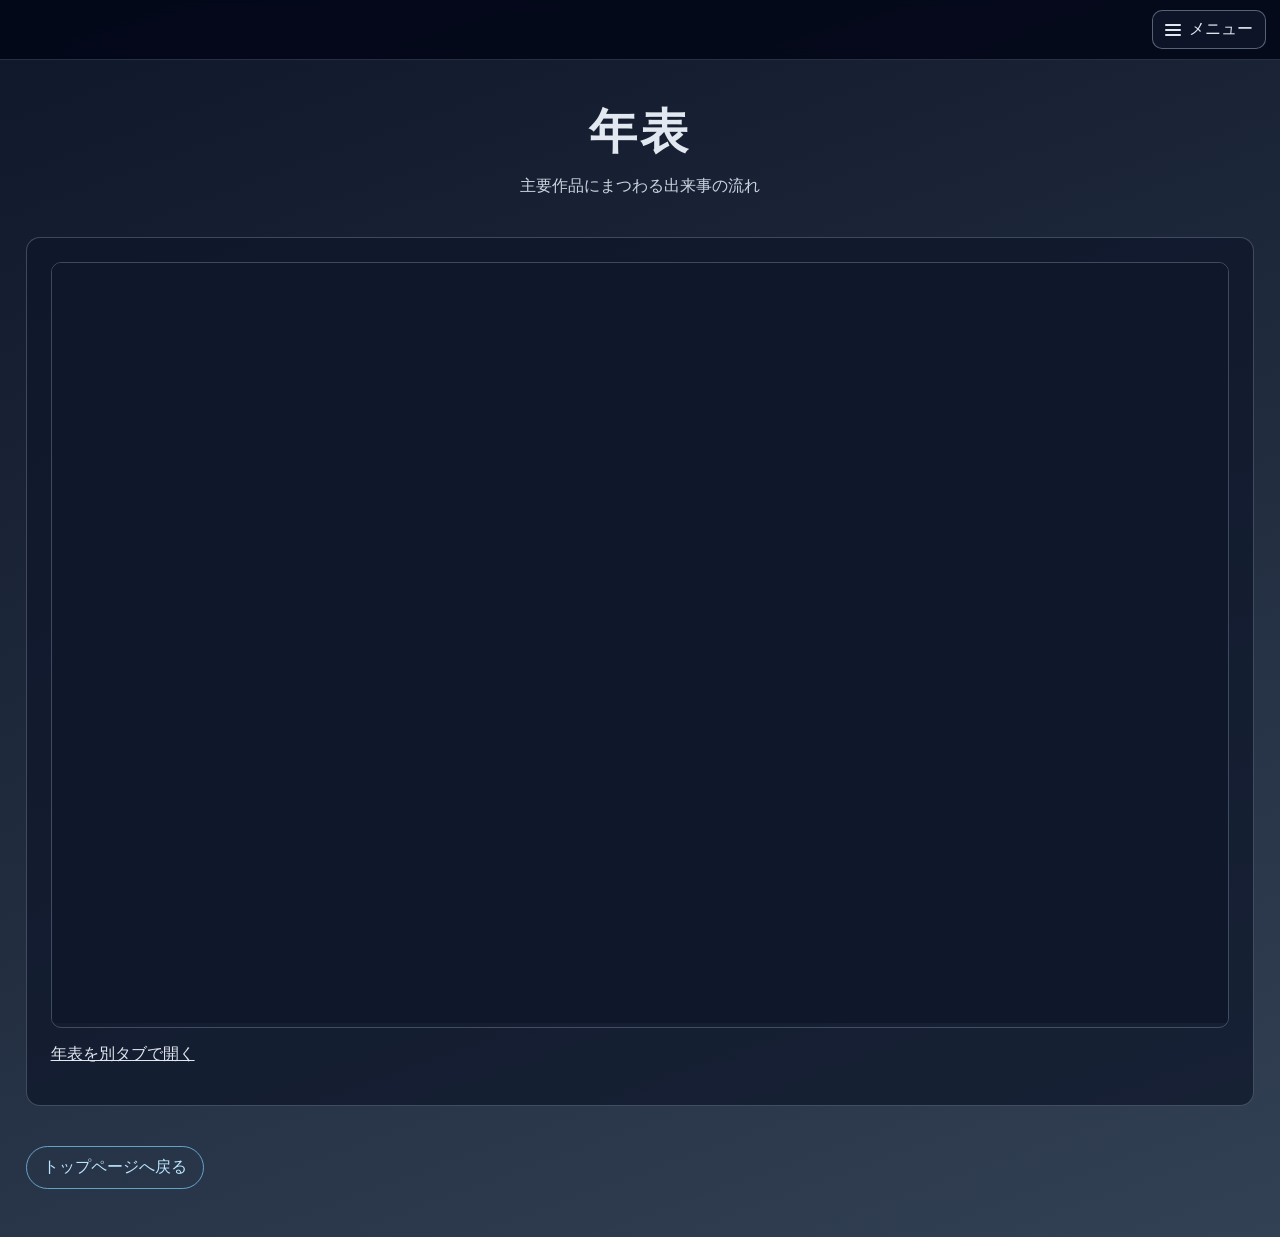
<file: timeline.html>
<!DOCTYPE html>
<html lang="ja">
  <head>
    <!-- 文字化けを防ぐために、日本語向けの文字コードUTF-8を指定 -->
    <meta charset="UTF-8" />
    <!-- スマホ表示のときに、画面幅に合わせてレイアウトを調整 -->
    <meta name="viewport" content="width=device-width, initial-scale=1.0" />
    <!-- ブラウザのタブに表示されるページ名 -->
    <title>年表 | TYPE-MOON資料館</title>
    <!-- キャッシュを使いにくくして、更新反映を早めるための設定です -->
    <meta
      http-equiv="Cache-Control"
      content="no-cache, no-store, must-revalidate"
    />
    <meta http-equiv="Pragma" content="no-cache" />
    <meta http-equiv="Expires" content="0" />
    <!-- 共通デザインを読み込むCSSファイル -->
    <link rel="stylesheet" href="style.css?v=20260430-2" />
  </head>
  <body>
    <!-- 画面上端のハンバーガーメニューです（共通JSで生成します） -->
    <div id="site-menu"></div>
    <!-- ページ上部の見出しエリア -->
    <header class="site-header">
      <!-- このページのタイトル -->
      <h1>年表</h1>
      <!-- タイトルの補足説明 -->
      <p>主要作品にまつわる出来事の流れ</p>
    </header>

    <!-- ページのメインコンテンツ -->
    <!-- timeline-container を追加すると、年表ページだけ横幅を広めに使えます -->
    <main class="container timeline-container">
      <!-- 年表を1つのカードとして表示するエリア -->
      <section class="content-card">
        <!-- iframeは、外部サイトのページをこの場所に埋め込んで表示するタグです -->
        <div class="timeline-embed-wrapper">
          <iframe
            class="timeline-embed"
            src="https://app.the-timeline.jp/2PACX-1vRE0ZSXik0LmziAh2p5H5eRO2KsecphF0FLVixWdXP5tI14m_UyJlFgI7j0eaZpQUnYU3VW0KcdCUq4"
            title="TYPE-MOON年表"
            loading="lazy"
            allowfullscreen
          ></iframe>
        </div>

        <!-- もし埋め込みが表示されない環境でも、直接ページを開けるリンクを用意します -->
        <p>
          <a
            class="timeline-source-link"
            href="https://app.the-timeline.jp/2PACX-1vRE0ZSXik0LmziAh2p5H5eRO2KsecphF0FLVixWdXP5tI14m_UyJlFgI7j0eaZpQUnYU3VW0KcdCUq4"
            target="_blank"
            rel="noopener noreferrer"
            >年表を別タブで開く</a
          >
        </p>
      </section>

      <!-- トップページへ戻るためのリンク -->
      <p><a class="back-link" href="index.html?v=20260424-5">トップページへ戻る</a></p>
    </main>
    <!-- 共通ハンバーガーメニューを生成するJavaScriptを読み込みます -->
    <script src="menu.js?v=20260424-5"></script>
  </body>
</html>
</file>
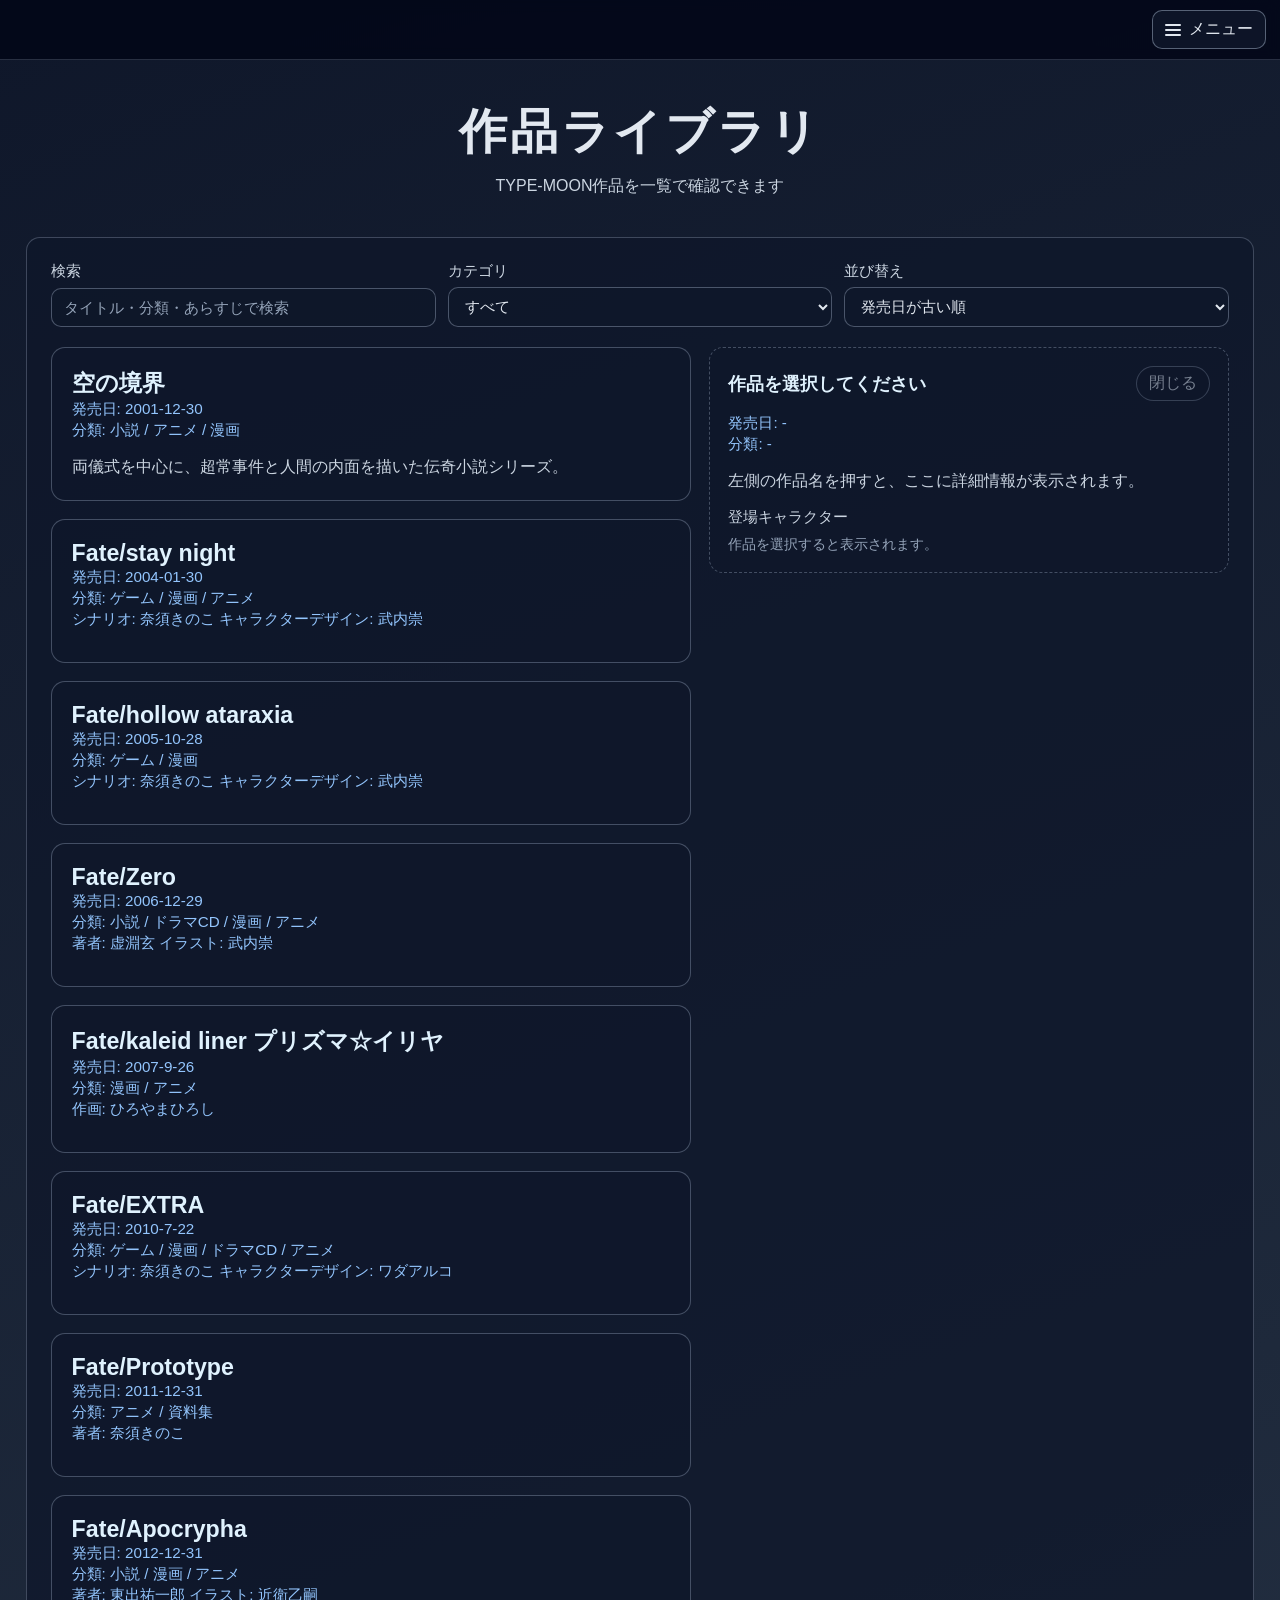
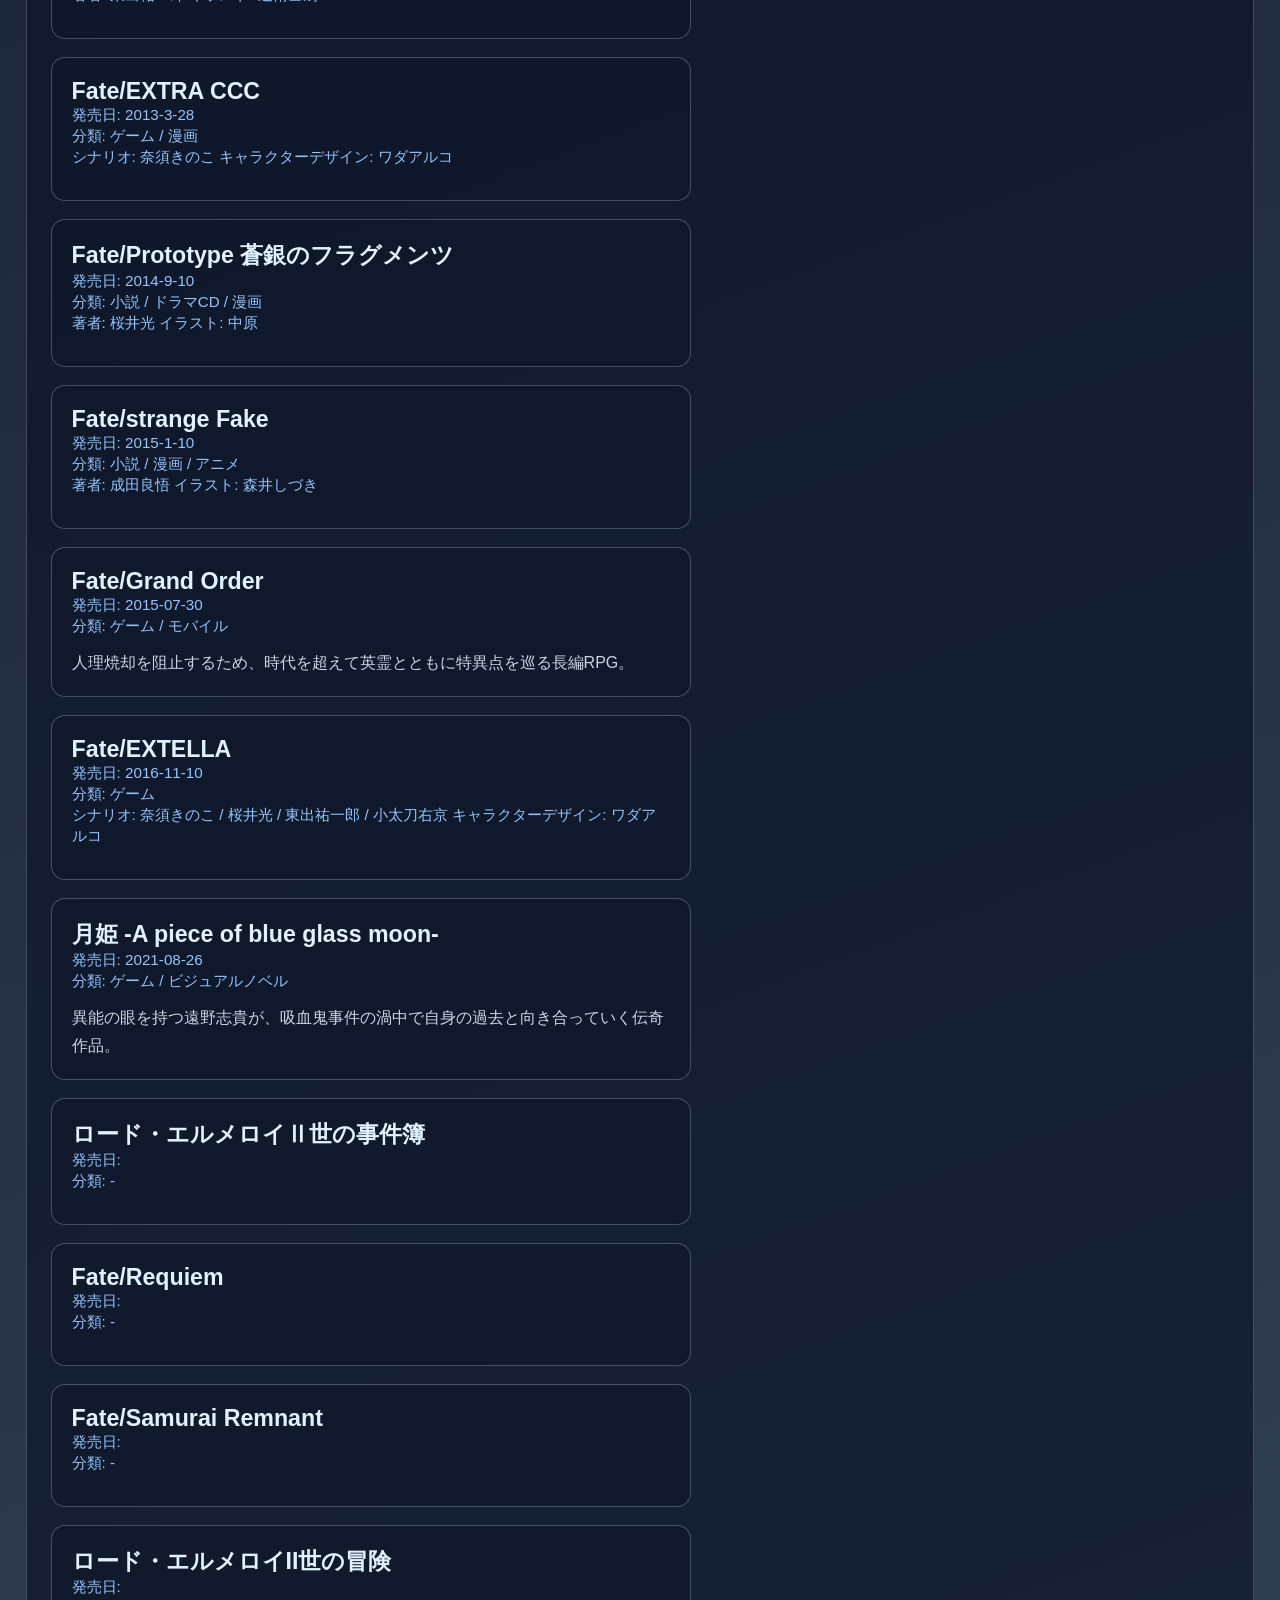
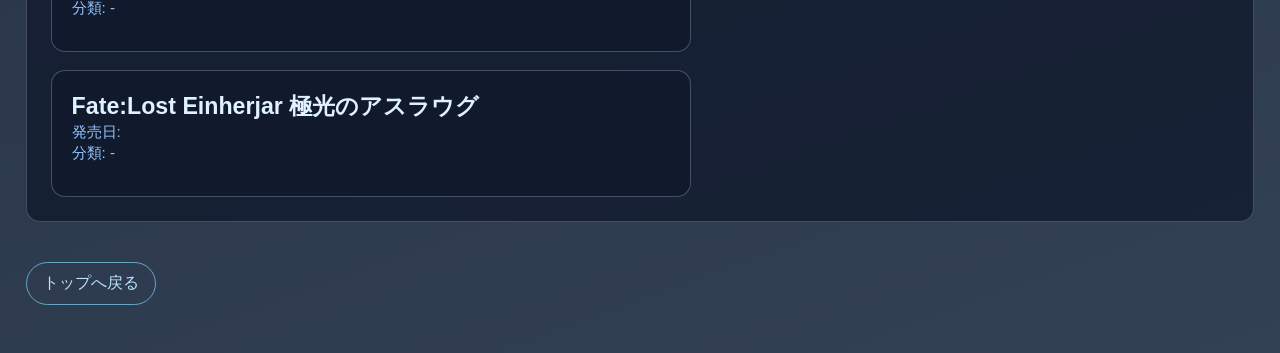
<file: works.html>
<!DOCTYPE html>
<html lang="ja">
  <head>
    <!-- 文字化けを防ぐため、文字コードをUTF-8に指定します -->
    <meta charset="UTF-8" />
    <!-- スマホ表示のときに、画面幅に合わせてレイアウトを調整します -->
    <meta name="viewport" content="width=device-width, initial-scale=1.0" />
    <!-- キャッシュ対策: 更新後に古いHTMLを読み込みにくくします -->
    <meta
      http-equiv="Cache-Control"
      content="no-cache, no-store, must-revalidate"
    />
    <meta http-equiv="Pragma" content="no-cache" />
    <meta http-equiv="Expires" content="0" />
    <!-- ブラウザのタブに表示されるページ名 -->
    <title>作品ライブラリ | TYPE-MOON資料館</title>
    <!-- 既存の共通デザインCSSを読み込みます。バージョン番号を変えると古いCSSキャッシュを避けられます -->
    <link rel="stylesheet" href="style.css?v=20260430-2" />
  </head>
  <body>
    <!-- 画面上端のハンバーガーメニューです（JavaScriptで自動生成されます） -->
    <div id="site-menu"></div>

    <!-- ページ上部の見出しエリア -->
    <header class="site-header">
      <h1>作品ライブラリ</h1>
      <p>TYPE-MOON作品を一覧で確認できます</p>
    </header>

    <!-- container は、このページの中心コンテンツ幅を管理する共通クラスです -->
    <main class="container">
      <section class="content-card">
        <!-- ここは検索と絞り込みの操作エリアです -->
        <div class="works-controls" aria-label="作品の検索・絞り込み・並び替え">
          <div class="works-controls-row">
            <label class="works-control-label" for="search-input">
              検索
              <input
                id="search-input"
                type="search"
                placeholder="タイトル・分類・あらすじで検索"
              />
            </label>

            <label class="works-control-label" for="category-select">
              カテゴリ
              <select id="category-select">
                <option value="all">すべて</option>
              </select>
            </label>

            <label class="works-control-label" for="sort-select">
              並び替え
              <select id="sort-select">
                <option value="releaseDateAsc">発売日が古い順</option>
                <option value="releaseDateDesc">発売日が新しい順</option>
                <option value="titleAsc">作品名 あいうえお順</option>
                <option value="titleDesc">作品名 あいうえお逆順</option>
              </select>
            </label>
          </div>
        </div>

        <!-- 左: リスト / 右: 詳細サイドパネル の2カラムレイアウトです -->
        <div class="works-layout">
          <div>
            <!-- JavaScriptで生成した作品カードを、この中に追加していきます -->
            <div id="works-list" class="works-grid"></div>
            <!-- 結果が0件のときに表示するメッセージです -->
            <p id="empty-message" class="works-empty" hidden>
              条件に一致する作品はありません。
            </p>
          </div>

          <!-- 作品名を押したときの詳細を表示するサイドパネルです -->
          <aside
            id="detail-panel"
            class="work-detail-panel is-empty"
            aria-live="polite"
          >
            <div class="work-detail-header">
              <h2 id="detail-title">作品を選択してください</h2>
              <!-- このボタンを押すと、詳細表示を閉じて初期状態に戻します -->
              <button
                id="close-panel-button"
                class="close-panel-button"
                type="button"
                disabled
              >
                閉じる
              </button>
            </div>
            <p id="detail-release-date" class="work-meta">発売日: -</p>
            <p id="detail-category" class="work-meta">分類: -</p>
            <p id="detail-summary" class="work-summary">
              左側の作品名を押すと、ここに詳細情報が表示されます。
            </p>
            <p id="detail-description" class="work-detail-description" hidden></p>

            <!-- 詳細パネルの中に、登場キャラクターへのリンクを表示します -->
            <p class="relation-label">登場キャラクター</p>
            <div id="detail-characters" class="relation-links">
              <span class="relation-empty">作品を選択すると表示されます。</span>
            </div>
          </aside>
        </div>
      </section>

      <!-- トップページへ戻るリンク -->
      <p><a class="back-link" href="index.html?v=20260424-5">トップへ戻る</a></p>
    </main>

    <script>
      // ここに作品データを「配列（JSON形式の書き方）」でまとめます。
      // 後から作品を追加したいときは、下の見本を参考にオブジェクトを1件追加してください。
      //
      // ▼ 1件分のデータ見本
      // {
      //   title: "作品タイトル",
      //   releaseDate: "YYYY-MM-DD",
      //   categories: ["ゲーム", "アニメ", "小説 など"],
      //   summary: "一覧カードに表示する短い説明です。",
      //   description: "詳細パネルに表示する説明文です。（省略可）",
      //   credits: [
      //     { label: "シナリオ", names: ["担当者名"] },
      //     { label: "作画", names: ["担当者名1", "担当者名2"] }
      //   ],
      //   media: [
      //     { type: "ゲーム", title: "作品タイトル", detail: "対応機種など" },
      //     { type: "漫画", title: "作品タイトル", detail: "作者 / 掲載誌 / 巻数" }
      //   ],
      //   history: [
      //     "発表・発売・連載・放送などの履歴を1行ずつ書きます。",
      //     "行を増やしたいときは、この配列に文字列を追加してください。"
      //   ],
      //   characters: ["登場キャラクター名1", "登場キャラクター名2"]
      // }
      const worksData = [
        {
          title: "Fate/stay night",
          releaseDate: "2004-01-30",
          categories: ["ゲーム", "漫画", "アニメ"],
          summary:
            "",
          description: "",
          credits: [
             { label: "シナリオ", names: ["奈須きのこ"] },
             { label: "キャラクターデザイン", names: ["武内崇"] }
          ],
          // media は、日付ではなく「どの媒体で何が出ているか」を整理するための配列です。
          // type が見出し、title が作品名、detail がカッコ内の補足として表示されます。
          media: [
            {
              type: "ゲーム",
              title: "Fate/stay night",
              detail: "Windows 98/ME/2000/XP"
            },
            {
              type: "ゲーム",
              title: "Fate/stay night [Réalta Nua]",
              detail: "PlayStation 2"
            },
            {
              type: "ゲーム",
              title: "Fate/stay night REMASTERED",
              detail: "Nintendo Switch / Steam"
            },
            {
              type: "漫画",
              title: "Fate/stay night",
              detail: "西脇だっと / 月刊少年エース / 全20巻"
            },
            {
              type: "漫画",
              title: "Fate/stay night [Heaven's Feel]",
              detail: "タスクオーナ / ヤングエース"
            },
            {
              type: "漫画",
              title: "Fate/stay night [Unlimited Blade Works]",
              detail: "森山大輔 / 月刊コミック電撃大王"
            },
            {
              type: "テレビアニメ",
              title: "Fate/stay night",
              detail: "スタジオディーン"
            },
            {
              type: "テレビアニメ",
              title: "Fate/stay night [Unlimited Blade Works]",
              detail: "ufotable"
            },
            {
              type: "劇場版アニメ",
              title: "Fate/stay night UNLIMITED BLADE WORKS",
              detail: "スタジオディーン"
            },
            {
              type: "劇場版アニメ",
              title: "Fate/stay night [Heaven's Feel] I.presage flower",
              detail: "ufotable"
            },
            {
              type: "劇場版アニメ",
              title: "Fate/stay night [Heaven's Feel] II.lost butterfly",
              detail: "ufotable"
            },
            {
              type: "劇場版アニメ",
              title: "Fate/stay night [Heaven's Feel] III.spring song",
              detail: "ufotable"
            }
          ],
          // history は、年表のような情報を1項目ずつ管理するための配列です。
          // 画面では自動的に改行して表示します。
          history: [
            "2004年1月30日 Windows 98/ME/2000/XP用ゲーム「Fate/stay night」発売",
            "月刊少年エース2006年2月号から2012年12月号 漫画「Fate/stay night」（西脇だっと）連載 全20巻",
            "2006年1月から2006年6月 テレビアニメ「Fate/stay night」（スタジオディーン）放送",
            "2007年4月19日 PlayStation 2移植版　全年齢版「Fate/stay night [Réalta Nua]」発売",
            "2010年1月23日 劇場版アニメ「Fate/stay night UNLIMITED BLADE WORKS」（スタジオディーン）公開",
            "2014年10月から2015年6月 テレビアニメ「Fate/stay night [Unlimited Blade Works]」（ufotable）分割2クール放送",
            "ヤングエース2015年5月号 漫画「Fate/stay night [Heaven's Feel]」（タスクオーナ）連載開始",
            "2017年10月14日 劇場版アニメ「Fate/stay night [Heaven's Feel] I.presage flower」（ufotable）公開",
            "2019年1月12日 劇場版アニメ「Fate/stay night [Heaven's Feel] II.lost butterfly」（ufotable）公開",
            "2019年8月15日 劇場版アニメ「Fate/stay night [Heaven's Feel] III.spring song」（ufotable）公開",
            "月刊コミック大王2022年2月号 漫画「Fate/stay night [Unlimited Blade Works]」（森山大輔）連載開始",
            "2024年8月8日 Nintendo Switch/Steam版「Fate/stay night REMASTERED」発売"
          ],
          characters: ["衛宮士郎", "セイバー", "遠坂凛"]
        },
        {
          title: "Fate/hollow ataraxia",
          releaseDate: "2005-10-28",
          categories: ["ゲーム", "漫画"],
          summary: "",
          description: "",
          credits: [
             { label: "シナリオ", names: ["奈須きのこ"] },
             { label: "キャラクターデザイン", names: ["武内崇"] }
          ],
          media: [
            {
              type: "ゲーム",
              title: "Fate/hollow ataraxia",
              detail: "Windows 98/ME/2000/XP"
            },
            {
              type: "漫画",
              title: "Fate/hollow ataraxia",
              detail: "雌鳥 / 月刊少年エース / 全2巻"
            },
            {
              type: "ゲーム",
              title: "Fate/hollow ataraxia",
              detail: "PlayStation Vita"
            },
            {
              type: "ゲーム",
              title: "Fate/hollow ataraxia REMASTERED",
              detail: "Nintendo Switch / Steam"
            }
          ],
          history: [
            "2005年10月28日 Windows 98/ME/2000/XP用ゲーム「Fate/hollow ataraxia」発売",
            "月刊少年エース2013年7月号 漫画「Fate/hollow ataraxia」（雌鳥）が連載開始 全2巻",
            "2014年11月27日 PS Vita版「Fate/hollow ataraxia」発売",
            "2025年8月7日 Nintendo Switch/Steam版「Fate/hollow ataraxia REMASTERED」発売"
          ],
          characters: []
        },
        {
          title: "Fate/Zero",
          releaseDate: "2006-12-29",
          categories: ["小説", "ドラマCD", "漫画", "アニメ"],
          summary:
            "",
          description:
            "",
          credits: [
             { label: "著者", names: ["虚淵玄"] },
             { label: "イラスト", names: ["武内崇"] }
          ],
          media: [
            {
              type: "小説",
              title: "Fate/Zero",
              detail: "虚淵玄 / TYPE-MOON BOOKS / 全4巻"
            },
            {
              type: "ドラマCD",
              title: "Sound Drama Fate/Zero",
              detail: "全4巻"
            },
            {
              type: "漫画",
              title: "Fate/Zero",
              detail: "真じろう / ヤングエース / 全14巻"
            },
            {
              type: "テレビアニメ",
              title: "Fate/Zero",
              detail: "ufotable / 分割2クール"
            }
          ],
          history: [
            "2006年12月29日から2007年12月29日 小説「Fate/Zero」（虚淵玄）TYPE-MOON BOOKSより刊行 全4巻",
            "2008年8月22日から2010年1月22日 ドラマCD 「Sound Drama Fate/Zero」発売 全4巻",
            "ヤングエース2011年2月号から2017年7月号 漫画「Fate/Zero」（真じろう）連載 全14巻",
            "2011年10月から2012年6月 テレビアニメ「Fate/Zero」（ufotable）分割2クール放送"
          ],
          characters: ["セイバー"]
        },
        {
          title: "Fate/EXTRA",
          releaseDate: "2010-7-22",
          categories: ["ゲーム", "漫画", "ドラマCD", "アニメ"],
          summary: "",
          description: "",
          credits: [
            { label: "シナリオ", names: ["奈須きのこ"] },
            { label: "キャラクターデザイン", names: ["ワダアルコ"] }
          ],
          media: [
            {
              type: "ゲーム",
              title: "Fate/EXTRA",
              detail: "PlayStation Portable"
            },
            {
              type: "漫画",
              title: "Fate/EXTRA",
              detail: "ろび〜な / コンプティーク / 全6巻"
            },
            {
              type: "ドラマCD",
              title: "Sound Drama Fate/EXTRA",
              detail: ""
            },
            {
              type: "テレビアニメ",
              title: "Fate/EXTRA Last Encore オブリトゥス地動説",
              detail: "シャフト"
            },
            {
              type: "テレビアニメ",
              title: "Fate/EXTRA Last Encore イルステリアス天動説",
              detail: "シャフト"
            }
          ],
          history: [
            "2010年7月22日 PlayStation Portable用ゲーム「Fate/EXTRA」発売",
            "コンプティーク2011年5月号から2014年12月号 漫画「Fate/EXTRA」（ろび〜な）連載 全6巻",
            "2013年1月25日から2016年10月28日 ドラマCD「Sound Drama Fate/EXTRA」発売",
            "2018年1月28日から2018年4月1日 テレビアニメ「Fate/EXTRA Last Encore オブリトゥス地動説」（シャフト）放送",
            "2018年7月29日 テレビアニメ「Fate/EXTRA Last Encoreイルステリアス天動説」（シャフト）放送"
          ],
          characters: []
        },
        {
          title: "Fate/EXTRA CCC",
          releaseDate: "2013-3-28",
          categories: ["ゲーム", "漫画"],
          summary: "",
          description: "",
          credits: [
            { label: "シナリオ", names: ["奈須きのこ"] },
            { label: "キャラクターデザイン", names: ["ワダアルコ"] }
          ],
          media: [
            {
              type: "ゲーム",
              title: "Fate/EXTRA CCC",
              detail: "PlayStation Portable"
            },
            {
              type: "漫画",
              title: "Fate/EXTRA CCC FoxTail",
              detail: "たけのこ星人 / 月刊コンプエース"
            },
            {
              type: "漫画",
              title: "Fate/EXTRA CCC",
              detail: "ろび〜な / コンプティーク / 全8巻"
            }
          ],
          history: [
            "2013年3月28日 PlayStation Portable用ゲーム「Fate/EXTRA CCC」発売",
            "月刊コンプエース2013年12月号から漫画「Fate/EXTRA CCC FoxTail」（たけのこ星人）連載開始",
            "コンプティーク2015年7月号から2024年1月号まで漫画「Fate/EXTRA CCC」（ろび〜な）連載 全8巻"
          ],
          characters: []
        },
        {
          title: "Fate/EXTELLA",
          releaseDate: "2016-11-10",
          categories: ["ゲーム"],
          summary: "",
          description: "",
          credits: [
            { label: "シナリオ", names: ["奈須きのこ", "桜井光", "東出祐一郎", "小太刀右京"] },
            { label: "キャラクターデザイン", names: ["ワダアルコ"] }
          ],
          media: [
            {
              type: "ゲーム",
              title: "Fate/EXTELLA",
              detail: "PlayStation 4 / PlayStation Vita"
            },
            {
              type: "ゲーム",
              title: "Fate/EXTELLA LINK",
              detail: "PlayStation 4 / PlayStation Vita"
            }
          ],
          history: [
            "2016年11月10日 PlayStation 4/PlayStation Vita用ゲーム「Fate/EXTELLA」発売。",
            "2018年6月7日 PlayStation 4/PlayStation Vita用ゲーム「Fate/EXTELLA LINK」発売"
          ],
          characters: []
        },
        {
          title: "Fate/Apocrypha",
          releaseDate: "2012-12-31",
          categories: ["小説", "漫画", "アニメ"],
          summary: "",
          description: "",
          credits: [
            { label: "著者", names: ["東出祐一郎"] },
            { label: "イラスト", names: ["近衛乙嗣"] }
          ],
          media: [
            {
              type: "小説",
              title: "Fate/Apocrypha",
              detail: "東出祐一郎 / TYPE-MOON BOOKS / 全5巻"
            },
            {
              type: "漫画",
              title: "Fate/Apocrypha",
              detail: "石田あきら / 月刊コンプエース / 全16巻"
            },
            {
              type: "テレビアニメ",
              title: "Fate/Apocrypha",
              detail: "A-1 Pictures"
            }
          ],
          history: [
            "2012年12月31日から2014年12月30日 小説「Fate/Apocrypha」（東出祐一郎）TYPE-MOON BOOKSより刊行 全5巻",
            "月刊コンプエース2016年8月号から2024年6月号 漫画「Fate/Apocrypha」（石田あきら）連載 全16巻",
            "2017年7月2日から2017年12月31日 テレビアニメ「Fate/Apocrypha」（A-1 Pictures）放送"
          ],
          characters: []
        },
        {
          title: "Fate/strange Fake",
          releaseDate: "2015-1-10",
          categories: ["小説", "漫画", "アニメ"],
          summary: "",
          description: "",
          credits: [
            { label: "著者", names: ["成田良悟"] },
          　{ label: "イラスト", names: ["森井しづき"] }
          ],
          media: [
            {
              type: "小説",
              title: "Fake/states night",
              detail: "成田良悟個人ホームページ / プロト版"
            },
            {
              type: "小説",
              title: "Fate/strange fake",
              detail: "TYPE-MOONエース Vol.2"
            },
            {
              type: "小説",
              title: "Fate/strange Fake",
              detail: "成田良悟 / 電撃文庫"
            },
            {
              type: "漫画",
              title: "Fate/strange Fake",
              detail: "森井しづき / TYPE-MOON BOOKS"
            },
            {
              type: "テレビアニメ",
              title: "Fate/strange Fake -Whispers of Dawn-",
              detail: "A-1 Pictures"
            },
            {
              type: "テレビアニメ",
              title: "Fate/strange Fake",
              detail: "A-1 Pictures / 第1話先行放送"
            },
            {
              type: "テレビアニメ",
              title: "Fate/strange Fake",
              detail: "A-1 Pictures"
            }
          ],
          history: [
            "2008年4月1日 成田良悟の個人ホームページでプロト版「Fake/states night」限定掲載",
            "2009年1月21日 「TYPE-MOONエース」Vol.2に「Fate/strange fake」収録",
            "2015年1月10日 小説「Fate/strange Fake」（成田良悟）電撃文庫より刊行",
            "2015年1月10日 漫画「Fate/strange Fake」（森井しづき）TYPE-MOON BOOKSより刊行",
            "2023年7月2日 テレビアニメ「Fate/strange Fake -Whispers of Dawn-」（A-1 Pictures）放送",
            "2024年12月31日 テレビアニメ「Fate/strange Fake」第1話が先行放送",
            "2026年1月3日から2026年3月28日テレビアニメ「Fate/strange Fake」（A-1 Pictures）放送"
          ],
          characters: []
        },
        {
          title: "Fate/Prototype",
          releaseDate: "2011-12-31",
          categories: ["アニメ", "資料集"],
          summary: "",
          description: "",
          credits: [
            { label: "著者", names: ["奈須きのこ"] }
          ],
          media: [
            {
              type: "原案",
              title: "原作版Fate",
              detail: "奈須きのこ / 未発表"
            },
            {
              type: "OVA",
              title: "Fate/Prototype",
              detail: "カーニバル・ファンタズム 3rd Season 映像特典"
            },
            {
              type: "アンソロジーコミック",
              title: "Fate/Prototype Tribute Phantasm",
              detail: ""
            },
            {
              type: "資料集",
              title: "Fate/Prototype Animation material",
              detail: ""
            }
          ],
          history: [
            "奈須きのこ学生時代に執筆 未発表",
            "2011年12月31日 「カーニバル・ファンタズム 3rd Season」の映像特典としてOVA「Fate/Prototype」発表",
            "2012年8月10日 アンソロジーコミック「Fate/Prototype Tribute Phantasm」発売",
            "2013年3月30日 資料集「Fate/Prototype Animation material」発売。"
          ],
          characters: []
        },
        {
          title: "Fate/Prototype 蒼銀のフラグメンツ",
          releaseDate: "2014-9-10",
          categories: ["小説", "ドラマCD", "漫画"],
          summary: "",
          description: "",
          credits: [
             { label: "著者", names: ["桜井光"] },
          　 { label: "イラスト", names: ["中原"] }
          ],
          media: [
            {
              type: "小説",
              title: "Fate/Prototype 蒼銀のフラグメンツ",
              detail: "桜井光 / コンプティーク / 全5巻"
            },
            {
              type: "小説",
              title: "Fate/Labyrinth",
              detail: "桜井光 / コンプティーク / 全1巻"
            },
            {
              type: "ドラマCD",
              title: "Fate/Prototype 蒼銀のフラグメンツ Drama CD & Original Soundtrack",
              detail: "全5巻"
            },
            {
              type: "漫画",
              title: "Fate/Prototype 蒼銀のフラグメンツ",
              detail: "鈴木ツタ / TYPE-MOONコミックエース"
            }
          ],
          history: [
            "コンプティーク2013年8月号から2016年10月号 小説「Fate/Prototype 蒼銀のフラグメンツ」連載 全5巻 ",
            "コンプティーク2015年5月号から2015年7月号 小説「Fate/Labyrinth」連載 全1巻",
            "2017年10月25日から2019年11月27日 ドラマCD「Fate/Prototype 蒼銀のフラグメンツ Drama CD & Original Soundtrack」が発売 全5巻",
            "2023年7月26日 TYPE-MOONコミックエースで漫画「Fate/Prototype 蒼銀のフラグメンツ」（鈴木ツタ）連載開始"
          ],
          characters: []
        },
        {
          title: "Fate/kaleid liner プリズマ☆イリヤ",
          releaseDate: "2007-9-26",
          categories: ["漫画", "アニメ",],
          summary: "",
          description: "",
          credits: [
            { label: "作画", names: ["ひろやまひろし"] }
          ],
          media: [
            {
              type: "漫画",
              title: "Fate/kaleid liner プリズマ☆イリヤ",
              detail: "ひろやまひろし / 月刊コンプエース / 全2巻"
            },
            {
              type: "漫画",
              title: "Fate/kaleid liner プリズマ☆イリヤ ツヴァイ！",
              detail: "ひろやまひろし / 月刊コンプエース / 全5巻"
            },
            {
              type: "漫画",
              title: "Fate/kaleid liner プリズマ☆イリヤ ドライ!!",
              detail: "ひろやまひろし / 月刊コンプエース"
            },
            {
              type: "テレビアニメ",
              title: "Fate/kaleid liner プリズマ☆イリヤ",
              detail: "SILVER LINK."
            },
            {
              type: "テレビアニメ",
              title: "Fate/kaleid liner プリズマ☆イリヤ ツヴァイ！",
              detail: "SILVER LINK."
            },
            {
              type: "テレビアニメ",
              title: "Fate/kaleid liner プリズマ☆イリヤ ツヴァイ ヘルツ！",
              detail: "SILVER LINK."
            },
            {
              type: "テレビアニメ",
              title: "Fate/kaleid liner プリズマ☆イリヤ ドライ!!",
              detail: "SILVER LINK."
            },
            {
              type: "劇場版アニメ",
              title: "Fate/kaleid liner プリズマ☆イリヤ 雪下の誓い",
              detail: "SILVER LINK."
            },
            {
              type: "OVA",
              title: "Fate/kaleid liner Prisma☆Illya プリズマ☆ファンタズム",
              detail: ""
            },
            {
              type: "劇場版アニメ",
              title: "Fate/kaleid liner プリズマ☆イリヤ Licht 名前の無い少女",
              detail: "SILVER LINK."
            }
          ],
          history: [
            "月刊コンプエース2007年11月号から2009年1月号 漫画「Fate/kaleid liner プリズマ☆イリヤ」（ひろやまひろし）連載 全2巻",
            "月刊コンプエース2009年6月号から2012年5月号 漫画「Fate/kaleid liner プリズマ☆イリヤ ツヴァイ！」（ひろやまひろし）連載 全5巻",
            "月刊コンプエース2012年7月号 漫画「Fate/kaleid liner プリズマ☆イリヤ ドライ!!」（ひろやまひろし）連載開始",
            "2013年7月6日から2013年9月7日 テレビアニメ「Fate/kaleid liner プリズマ☆イリヤ」（SILVER LINK.）放送",
            "2014年7月10日から2014年9月11日 テレビアニメ「Fate/kaleid liner プリズマ☆イリヤ ツヴァイ！」（SILVER LINK.）放送",
            "2015年7月24日から2015年9月26日 テレビアニメ「Fate/kaleid liner プリズマ☆イリヤ ツヴァイ ヘルツ！」（SILVER LINK.）が放送",
            "2016年7月6日から2016年9月21日 テレビアニメ「Fate/kaleid liner プリズマ☆イリヤ ドライ!!」（SILVER LINK.）放送",
            "2017年8月26日 劇場版アニメ「Fate/kaleid liner プリズマ☆イリヤ 雪下の誓い」（SILVER LINK.）公開",
            "2019年6月14日 OVA「Fate/kaleid liner Prisma☆Illya プリズマ☆ファンタズム」劇場上映",
            "2021年8月27日 劇場版アニメ「Fate/kaleid liner プリズマ☆イリヤ Licht 名前の無い少女」（SILVER LINK.）公開",

          ],
          characters: []
        },
        {
          title: "月姫 -A piece of blue glass moon-",
          releaseDate: "2021-08-26",
          categories: ["ゲーム", "ビジュアルノベル"],
          summary:
            "異能の眼を持つ遠野志貴が、吸血鬼事件の渦中で自身の過去と向き合っていく伝奇作品。",
          description:
            "ビジュアル・演出を刷新したリメイク版。伝奇ホラーと青春劇の要素が融合した独特の世界観が特徴。",
          credits: [],
          media: [],
          history: [],
          characters: ["アルクェイド・ブリュンスタッド"]
        },
        {
          title: "Fate/Grand Order",
          releaseDate: "2015-07-30",
          categories: ["ゲーム", "モバイル"],
          summary:
            "人理焼却を阻止するため、時代を超えて英霊とともに特異点を巡る長編RPG。",
          description:
            "多数のシナリオライターによる章構成で、歴史・神話の英霊たちと協力しながら世界の危機に挑む。",
          credits: [],
          media: [],
          history: [],
          characters: [
            "衛宮士郎",
            "セイバー",
            "遠坂凛",
            "両儀式",
            "アルクェイド・ブリュンスタッド"
          ]
        },
        {
          title: "ロード・エルメロイⅡ世の事件簿",
          releaseDate: "",
          categories: [],
          summary: "",
          description: "",
          credits: [],
          media: [],
          history: [],
          characters: []
        },
        {
          title: "Fate/Requiem",
          releaseDate: "",
          categories: [],
          summary: "",
          description: "",
          credits: [],
          media: [],
          history: [],
          characters: []
        },
        {
          title: "Fate/Samurai Remnant",
          releaseDate: "",
          categories: [],
          summary: "",
          description: "",
          credits: [],
          media: [],
          history: [],
          characters: []
        },
        {
          title: "ロード・エルメロイII世の冒険",
          releaseDate: "",
          categories: [],
          summary: "",
          description: "",
          credits: [],
          media: [],
          history: [],
          characters: []
        },
        {
          title: "Fate:Lost Einherjar 極光のアスラウグ",
          releaseDate: "",
          categories: [],
          summary: "",
          description: "",
          credits: [],
          media: [],
          history: [],
          characters: []
        },
        {
          title: "空の境界",
          releaseDate: "2001-12-30",
          categories: ["小説", "アニメ", "漫画"],
          summary:
            "両儀式を中心に、超常事件と人間の内面を描いた伝奇小説シリーズ。",
          description:
            "時系列が複雑に組まれた構成と、静かで鋭い文体が魅力。TYPE-MOON作品群の原点のひとつ。",
          credits: [],
          media: [
            {
              type: "小説",
              title: "空の境界",
              detail: "同人誌版"
            },
            {
              type: "小説",
              title: "空の境界",
              detail: "講談社ノベルス版"
            },
            {
              type: "小説",
              title: "空の境界 未来福音",
              detail: ""
            },
            {
              type: "劇場版アニメ",
              title: "劇場版 空の境界 第一章 俯瞰風景",
              detail: "ufotable"
            },
            {
              type: "劇場版アニメ",
              title: "劇場版 空の境界 第二章 殺人考察（前）",
              detail: "ufotable"
            },
            {
              type: "劇場版アニメ",
              title: "劇場版 空の境界 第三章 痛覚残留",
              detail: "ufotable"
            },
            {
              type: "劇場版アニメ",
              title: "劇場版 空の境界 第四章 伽藍の洞",
              detail: "ufotable"
            },
            {
              type: "劇場版アニメ",
              title: "劇場版 空の境界 第五章 矛盾螺旋",
              detail: "ufotable"
            },
            {
              type: "劇場版アニメ",
              title: "劇場版 空の境界 第六章 忘却録音",
              detail: "ufotable"
            },
            {
              type: "劇場版アニメ",
              title: "劇場版 空の境界 第七章 殺人考察（後）",
              detail: "ufotable"
            },
            {
              type: "漫画",
              title: "空の境界 the Garden of sinners",
              detail: "天空すふぃあ / 最前線"
            },
            {
              type: "劇場版アニメ",
              title: "劇場版 空の境界 終章/空の境界",
              detail: "ufotable"
            },
            {
              type: "劇場版アニメ",
              title: "劇場版 空の境界 未来福音",
              detail: "ufotable"
            },
            {
              type: "小説",
              title: "終末録音/the Garden of oblivion",
              detail: ""
            }
          ],
          history: [
            "2001年12月30日 同人誌として発売。",
            "2004年6月8日 講談社ノベルス版が発売。",
            "2008年8月16日 小説「空の境界 未来福音」が発売。",
            "2007年12月1日 劇場版アニメ「劇場版 空の境界 第一章 俯瞰風景」（ufotable）が公開。",
            "2007年12月29日 劇場版アニメ「劇場版 空の境界 第二章 殺人考察（前）」（ufotable）が公開。",
            "2008年2月9日 劇場版アニメ「劇場版 空の境界 第三章 痛覚残留」（ufotable）が公開。",
            "2008年5月24日 劇場版アニメ「劇場版 空の境界 第四章 伽藍の洞」（ufotable）が公開。",
            "2008年8月16日 劇場版アニメ「劇場版 空の境界 第五章 矛盾螺旋」（ufotable）が公開。",
            "2008年12月20日 劇場版アニメ「劇場版 空の境界 第六章 忘却録音」（ufotable）が公開。",
            "2009年8月8日 劇場版アニメ「劇場版 空の境界 第七章 殺人考察（後）」（ufotable）が公開。",
            "2010年9月15日 最前線で漫画「空の境界 the Garden of sinners」（天空すふぃあ）が連載開始。",
            "2010年12月18日 劇場版アニメ「劇場版 空の境界 終章/空の境界」（ufotable）が公開。",
            "2013年9月28日 劇場版アニメ「劇場版 空の境界 未来福音」（ufotable）が公開。",
            "2013年9月28日 小説「終末録音/the Garden of oblivion」が発表。"
          ],
          characters: ["両儀式"]
        }
      ];

      // URLに ?work=作品名 があるとき、その作品を初期表示で開くために取得します。
      const initialQueryWorkTitle =
        new URLSearchParams(window.location.search).get("work");

      // id="works-list" の要素を取得します。
      const worksListElement = document.getElementById("works-list");
      // 検索ボックスの要素を取得します。
      const searchInputElement = document.getElementById("search-input");
      // カテゴリ選択の要素を取得します。
      const categorySelectElement = document.getElementById("category-select");
      // 並び替え選択の要素を取得します。
      const sortSelectElement = document.getElementById("sort-select");
      // 結果0件メッセージの要素を取得します。
      const emptyMessageElement = document.getElementById("empty-message");
      // 詳細サイドパネル関連の要素を取得します。
      const detailPanelElement = document.getElementById("detail-panel");
      const detailTitleElement = document.getElementById("detail-title");
      const detailReleaseDateElement = document.getElementById("detail-release-date");
      const detailCategoryElement = document.getElementById("detail-category");
      const detailSummaryElement = document.getElementById("detail-summary");
      const detailDescriptionElement = document.getElementById("detail-description");
      const detailCharactersElement = document.getElementById("detail-characters");
      const closePanelButtonElement = document.getElementById("close-panel-button");

      // いま詳細表示中の作品タイトルを保持します。
      let selectedWorkTitle = null;
      // 現在画面に表示している一覧データを保持します（選択状態の再描画に使います）。
      let currentDisplayedWorks = [];
      // 初回表示でURL指定の作品へスクロールするためのフラグです。
      let shouldScrollToSelectedWork = false;
      // URLの初期指定は1回だけ使いたいので、可変の変数に入れます。
      let pendingInitialWorkTitle = initialQueryWorkTitle;

      // 作品の分類は複数入力できるため、常に配列として扱います。
      function getWorkCategories(work) {
        if (Array.isArray(work.categories)) {
          return work.categories;
        }
        if (work.category) {
          return [work.category];
        }
        return [];
      }

      function formatWorkCategories(work) {
        const categories = getWorkCategories(work);
        return categories.length > 0 ? categories.join(" / ") : "-";
      }

      // credits は「肩書」と「名前」を自由に組み合わせて入力できます。
      // 例: { label: "シナリオ", names: ["奈須きのこ"] }
      function getWorkCredits(work) {
        if (!Array.isArray(work.credits)) {
          return [];
        }
        return work.credits;
      }

      // 画面表示用に「肩書: 名前 / 名前」の形へ整えます。
      function formatWorkCredits(work) {
        return getWorkCredits(work)
          .filter((credit) => credit.label && Array.isArray(credit.names))
          .map((credit) => `${credit.label}: ${credit.names.join(" / ")}`)
          .join("\n");
      }

      // media は日付ではなく、媒体ごとの展開をまとめるための配列です。
      function getWorkMediaItems(work) {
        if (!Array.isArray(work.media)) {
          return [];
        }
        return work.media;
      }

      // メディア展開を「媒体見出し + 箇条書き」の文章に変換します。
      function formatWorkMedia(work) {
        const groupedMedia = new Map();
        getWorkMediaItems(work).forEach((item) => {
          if (!item.type || !item.title) {
            return;
          }
          if (!groupedMedia.has(item.type)) {
            groupedMedia.set(item.type, []);
          }
          const detailText = item.detail ? `（${item.detail}）` : "";
          groupedMedia.get(item.type).push(`- ${item.title}${detailText}`);
        });

        if (groupedMedia.size === 0) {
          return "";
        }

        const lines = ["メディア展開"];
        groupedMedia.forEach((items, type) => {
          lines.push(type);
          lines.push(...items);
        });
        return lines.join("\n");
      }

      // history は配列で入力します。画面表示や検索では、1つの文章として扱えるように結合します。
      function formatWorkHistory(work) {
        if (!Array.isArray(work.history) || work.history.length === 0) {
          return "";
        }
        return work.history.join("\n");
      }

      // 詳細パネルに表示する長文です。description と history の両方があれば空行を挟んで表示します。
      function formatWorkDetailText(work) {
        const detailParts = [
          work.description || "",
          formatWorkCredits(work),
          formatWorkMedia(work),
          formatWorkHistory(work)
        ].filter((text) => text);
        return detailParts.join("\n\n");
      }

      // 日付文字列を比較用の数値に変換します。
      // 日付が空欄や不正な文字列の場合は、あとで最後に並べられるよう Infinity にします。
      function getWorkDateTime(work) {
        const dateTime = new Date(work.releaseDate).getTime();
        return Number.isNaN(dateTime) ? Number.POSITIVE_INFINITY : dateTime;
      }

      // 発売日で並び替えるための比較処理です。
      // 日付が空の作品は、古い順・新しい順のどちらでも最後に置きます。
      function compareWorkReleaseDates(a, b, direction) {
        const aDateTime = getWorkDateTime(a);
        const bDateTime = getWorkDateTime(b);
        if (
          aDateTime === Number.POSITIVE_INFINITY &&
          bDateTime === Number.POSITIVE_INFINITY
        ) {
          return 0;
        }
        if (aDateTime === Number.POSITIVE_INFINITY) {
          return 1;
        }
        if (bDateTime === Number.POSITIVE_INFINITY) {
          return -1;
        }
        if (direction === "desc") {
          return bDateTime - aDateTime;
        }
        return aDateTime - bDateTime;
      }

      // 選択された並び替え条件に合わせて、作品配列を並べ替えます。
      function sortWorks(works, sortMode) {
        const sortedWorks = [...works];
        sortedWorks.sort((a, b) => {
          if (sortMode === "releaseDateDesc") {
            return compareWorkReleaseDates(a, b, "desc");
          }
          if (sortMode === "titleAsc") {
            return a.title.localeCompare(b.title, "ja");
          }
          if (sortMode === "titleDesc") {
            return b.title.localeCompare(a.title, "ja");
          }
          // 初期状態は、今までと同じ「発売日が古い順」です。
          return compareWorkReleaseDates(a, b, "asc");
        });
        return sortedWorks;
      }

      // URLパラメータの作品名を元に、検索条件を自動調整する関数です。
      function applyInitialWorkSelectionFromQuery() {
        if (!pendingInitialWorkTitle) {
          return;
        }
        const targetWork = worksData.find(
          (work) => work.title === pendingInitialWorkTitle
        );
        if (!targetWork) {
          pendingInitialWorkTitle = null;
          return;
        }
        // 該当作品が確実に表示されるように、検索欄とカテゴリをあわせて設定します。
        searchInputElement.value = targetWork.title;
        categorySelectElement.value = getWorkCategories(targetWork)[0] || "all";
      }


      // カテゴリの候補を、配列データから重複なしで取り出して作ります。
      const categories = [
        ...new Set(worksData.flatMap((work) => getWorkCategories(work)))
      ];

      // category-select にカテゴリ選択肢を追加します。
      categories.forEach((category) => {
        const option = document.createElement("option");
        option.value = category;
        option.textContent = category;
        categorySelectElement.appendChild(option);
      });

      // 指定されたリンク一覧を描画する関数です（キャラクター名リンク用）。
      function renderRelationLinks(container, items, createLinkElement, emptyText) {
        container.innerHTML = "";
        if (!items || items.length === 0) {
          const emptyLabel = document.createElement("span");
          emptyLabel.className = "relation-empty";
          emptyLabel.textContent = emptyText;
          container.appendChild(emptyLabel);
          return;
        }
        items.forEach((item) => {
          container.appendChild(createLinkElement(item));
        });
      }

      // キャラクター名から、キャラクター一覧へのリンク要素を作る関数です。
      function createCharacterLinkElement(characterName) {
        const link = document.createElement("a");
        link.className = "relation-link";
        link.href = `characters.html?v=20260424-5&character=${encodeURIComponent(
          characterName
        )}`;
        link.textContent = characterName;
        return link;
      }

      // 詳細パネルを初期状態（未選択）に戻す関数です。
      function resetDetailPanel() {
        detailPanelElement.classList.add("is-empty");
        detailTitleElement.textContent = "作品を選択してください";
        detailReleaseDateElement.textContent = "発売日: -";
        detailCategoryElement.textContent = "分類: -";
        detailSummaryElement.textContent =
          "左側の作品名を押すと、ここに詳細情報が表示されます。";
        detailDescriptionElement.textContent = "";
        detailDescriptionElement.hidden = true;
        closePanelButtonElement.disabled = true;
        renderRelationLinks(
          detailCharactersElement,
          [],
          createCharacterLinkElement,
          "作品を選択すると表示されます。"
        );
      }

      // 作品データを受け取り、詳細サイドパネルに表示する関数です。
      function showDetailPanel(work) {
        detailPanelElement.classList.remove("is-empty");
        detailTitleElement.textContent = work.title;
        detailReleaseDateElement.textContent = `発売日: ${work.releaseDate}`;
        detailCategoryElement.textContent = `分類: ${formatWorkCategories(work)}`;
        detailSummaryElement.textContent = work.summary;
        const detailText = formatWorkDetailText(work);
        detailDescriptionElement.textContent = detailText;
        detailDescriptionElement.hidden = !detailText;
        closePanelButtonElement.disabled = false;
        renderRelationLinks(
          detailCharactersElement,
          work.characters,
          createCharacterLinkElement,
          "登録なし"
        );
      }

      // 選択中カードを見える位置までスクロールする関数です。
      function scrollToSelectedWorkCard() {
        const selectedCard = worksListElement.querySelector(".work-card.is-selected");
        if (selectedCard) {
          selectedCard.scrollIntoView({ behavior: "smooth", block: "center" });
        }
      }

      // 受け取った作品データ配列を画面に描画する関数です。
      function renderWorks(works) {
        // いったん表示を空にしてから、最新の結果だけ表示します。
        worksListElement.innerHTML = "";
        currentDisplayedWorks = works;

        works.forEach((work) => {
          // articleタグで、作品1件分のまとまりを表します。
          const card = document.createElement("article");
          card.className = "work-card";
          if (work.title === selectedWorkTitle) {
            card.classList.add("is-selected");
          }

          // 作品名はボタンにして、押すと右側パネルに詳細を表示できるようにします。
          const titleButton = document.createElement("button");
          titleButton.type = "button";
          titleButton.className = "work-title-button";
          titleButton.textContent = work.title;
          titleButton.addEventListener("click", () => {
            selectedWorkTitle = work.title;
            showDetailPanel(work);
            // 選択中のカードを見た目で分かるように再描画します。
            renderWorks(currentDisplayedWorks);
          });

          const releaseDateElement = document.createElement("p");
          releaseDateElement.className = "work-meta";
          releaseDateElement.textContent = `発売日: ${work.releaseDate}`;

          const categoryElement = document.createElement("p");
          categoryElement.className = "work-meta";
          categoryElement.textContent = `分類: ${formatWorkCategories(work)}`;

          const creditsText = formatWorkCredits(work);
          let creditsElement = null;
          if (creditsText) {
            // 作者・シナリオなどの担当者情報がある場合だけ、一覧カードにも表示します。
            creditsElement = document.createElement("p");
            creditsElement.className = "work-meta";
            creditsElement.textContent = creditsText;
          }

          const summaryElement = document.createElement("p");
          summaryElement.className = "work-summary";
          summaryElement.textContent = work.summary;

          card.appendChild(titleButton);
          card.appendChild(releaseDateElement);
          card.appendChild(categoryElement);
          if (creditsElement) {
            card.appendChild(creditsElement);
          }
          card.appendChild(summaryElement);

          // 作ったカードを一覧エリアの最後に追加します。
          worksListElement.appendChild(card);
        });

        // 結果が0件ならメッセージを表示し、1件以上なら隠します。
        emptyMessageElement.hidden = works.length !== 0;

        // URL指定などでスクロールしたいタイミングだけ実行します。
        if (shouldScrollToSelectedWork) {
          scrollToSelectedWorkCard();
          shouldScrollToSelectedWork = false;
        }
      }

      // 検索・絞り込み条件を使って、表示する作品を作る関数です。
      function updateWorksView() {
        const searchKeyword = searchInputElement.value.trim().toLowerCase();
        const selectedCategory = categorySelectElement.value;
        const selectedSort = sortSelectElement.value;

        // 1) カテゴリで絞り込み
        // 2) タイトルとあらすじで検索
        // 3) 選択された条件で並び替え
        const filteredWorks = worksData.filter((work) => {
          const workCategories = getWorkCategories(work);
          const isCategoryMatched =
            selectedCategory === "all" ||
            workCategories.includes(selectedCategory);
          const searchableText = [
            work.title,
            work.releaseDate,
            workCategories.join(" "),
            work.summary,
            work.description || "",
            formatWorkCredits(work),
            formatWorkMedia(work),
            formatWorkHistory(work)
          ]
            .join(" ")
            .toLowerCase();
          const isSearchMatched = searchableText.includes(searchKeyword);
          return isCategoryMatched && isSearchMatched;
        });
        const filteredAndSortedWorks = sortWorks(filteredWorks, selectedSort);

        // URLに指定された作品名がある場合は、初回だけその作品を選択します。
        if (pendingInitialWorkTitle) {
          const initialWork = filteredAndSortedWorks.find(
            (work) => work.title === pendingInitialWorkTitle
          );
          if (initialWork) {
            selectedWorkTitle = initialWork.title;
            showDetailPanel(initialWork);
            shouldScrollToSelectedWork = true;
          } else {
            selectedWorkTitle = null;
            resetDetailPanel();
          }
          pendingInitialWorkTitle = null;
        } else {
          // 絞り込み後の一覧に選択中の作品が存在しない場合、詳細表示を閉じます。
          const selectedWork = filteredAndSortedWorks.find(
            (work) => work.title === selectedWorkTitle
          );
          if (!selectedWork) {
            selectedWorkTitle = null;
            resetDetailPanel();
          } else {
            showDetailPanel(selectedWork);
          }
        }

        renderWorks(filteredAndSortedWorks);
      }

      // 入力が変わるたびに再描画します。
      searchInputElement.addEventListener("input", updateWorksView);
      categorySelectElement.addEventListener("change", updateWorksView);
      sortSelectElement.addEventListener("change", updateWorksView);
      closePanelButtonElement.addEventListener("click", () => {
        selectedWorkTitle = null;
        resetDetailPanel();
        renderWorks(currentDisplayedWorks);
      });

      // 初期表示時も、同じ処理で表示します。
      applyInitialWorkSelectionFromQuery();
      resetDetailPanel();
      updateWorksView();
    </script>
    <!-- 共通ハンバーガーメニューの開閉とリンク描画を担当するJSです -->
    <script src="menu.js?v=20260424-5"></script>
  </body>
</html>
</file>
<file: style.css>
* {
  box-sizing: border-box;
}

body {
  margin: 0;
  font-family: "Hiragino Kaku Gothic ProN", "Yu Gothic", Meiryo, sans-serif;
  background: linear-gradient(160deg, #0f172a, #1e293b 45%, #334155);
  color: #e2e8f0;
  min-height: 100vh;
}

a {
  color: inherit;
}

.hamburger-wrapper {
  position: sticky;
  top: 0;
  z-index: 100;
  display: flex;
  justify-content: flex-end;
  padding: 10px 14px;
  background: rgba(2, 6, 23, 0.82);
  backdrop-filter: blur(6px);
  border-bottom: 1px solid rgba(148, 163, 184, 0.25);
}

.hamburger-button {
  border: 1px solid rgba(148, 163, 184, 0.55);
  border-radius: 10px;
  background: rgba(15, 23, 42, 0.88);
  color: #e2e8f0;
  padding: 8px 12px;
  font: inherit;
  cursor: pointer;
  display: inline-flex;
  align-items: center;
  gap: 8px;
}

.hamburger-button:hover,
.hamburger-button:focus-visible {
  border-color: rgba(125, 211, 252, 0.9);
}

.hamburger-icon,
.hamburger-icon::before,
.hamburger-icon::after {
  display: block;
  width: 16px;
  height: 2px;
  background: currentColor;
  border-radius: 999px;
}

.hamburger-icon {
  position: relative;
}

.hamburger-icon::before,
.hamburger-icon::after {
  content: "";
  position: absolute;
  left: 0;
}

.hamburger-icon::before {
  top: -5px;
}

.hamburger-icon::after {
  top: 5px;
}

.global-nav-panel {
  position: absolute;
  top: calc(100% + 8px);
  right: 14px;
  width: min(280px, calc(100vw - 28px));
  display: grid;
  gap: 8px;
  padding: 10px;
  border: 1px solid rgba(148, 163, 184, 0.35);
  border-radius: 12px;
  background: rgba(15, 23, 42, 0.98);
  box-shadow: 0 10px 30px rgba(2, 6, 23, 0.55);
}

.global-nav-panel[hidden] {
  display: none;
}

.global-nav-title {
  margin: 0;
  color: #cbd5e1;
  font-size: 0.92rem;
}

.global-nav-list {
  list-style: none;
  margin: 0;
  padding: 0;
  display: grid;
  gap: 2px;
}

.global-nav-list a {
  display: block;
  text-decoration: none;
  border-radius: 8px;
  padding: 10px 12px;
  color: #e2e8f0;
}

.global-nav-list a:hover,
.global-nav-list a:focus-visible {
  background: rgba(30, 41, 59, 0.85);
}

.global-nav-list a.is-current {
  background: rgba(14, 116, 144, 0.28);
  color: #bae6fd;
}

.site-header {
  text-align: center;
  padding: 40px 16px 24px;
}

.site-header h1 {
  margin: 0;
  font-size: clamp(2rem, 4vw, 3rem);
  letter-spacing: 0.06em;
}

.site-header p {
  margin-top: 12px;
  color: #cbd5e1;
}

.container {
  /* 全ページ共通の本文幅です。広い画面では余白を減らして情報を見やすくします */
  width: min(1440px, 96%);
  margin: 0 auto 48px;
}

.timeline-container {
  /* 年表ページは横長の埋め込みを見やすくするため、共通幅よりさらに広くします */
  width: min(1600px, 98%);
}

.menu-grid {
  display: grid;
  gap: 20px;
  grid-template-columns: repeat(auto-fit, minmax(260px, 1fr));
}

.works-controls-row {
  display: grid;
  gap: 12px;
  grid-template-columns: repeat(auto-fit, minmax(220px, 1fr));
}

.works-control-label {
  display: grid;
  gap: 6px;
  color: #cbd5e1;
  font-size: 0.92rem;
}

.works-control-label input,
.works-control-label select {
  width: 100%;
  border: 1px solid rgba(148, 163, 184, 0.45);
  border-radius: 10px;
  background: rgba(15, 23, 42, 0.65);
  color: #e2e8f0;
  padding: 10px 12px;
  font: inherit;
}

.works-control-label input::placeholder {
  color: #94a3b8;
}

.works-empty {
  margin: 0;
  padding: 16px;
  border-radius: 12px;
  border: 1px dashed rgba(148, 163, 184, 0.45);
  color: #cbd5e1;
}

.work-detail-panel {
  background: rgba(15, 23, 42, 0.62);
  border: 1px solid rgba(148, 163, 184, 0.4);
  border-radius: 14px;
  padding: 18px;
  position: sticky;
  top: 16px;
}

.work-detail-panel.is-empty {
  border-style: dashed;
}

.work-detail-header {
  display: flex;
  align-items: center;
  justify-content: space-between;
  gap: 10px;
  margin-bottom: 12px;
}

.work-detail-header h2 {
  margin: 0;
  color: #e0f2fe;
  font-size: 1.1rem;
}

.close-panel-button {
  border: 1px solid rgba(148, 163, 184, 0.55);
  border-radius: 999px;
  background: rgba(15, 23, 42, 0.8);
  color: #cbd5e1;
  padding: 6px 12px;
  cursor: pointer;
  font: inherit;
}

.close-panel-button:hover,
.close-panel-button:focus-visible {
  background: rgba(30, 41, 59, 0.95);
}

.close-panel-button:disabled {
  opacity: 0.55;
  cursor: not-allowed;
}

.work-title-button {
  padding: 0;
  border: 0;
  background: transparent;
  color: #e0f2fe;
  font: inherit;
  font-size: 1.45rem;
  font-weight: 700;
  cursor: pointer;
  text-align: left;
}

.work-title-button:hover,
.work-title-button:focus-visible {
  color: #7dd3fc;
}

.work-detail-description {
  margin-top: 12px;
  line-height: 1.8;
  color: #cbd5e1;
  /* history配列を "\n" でつないだ改行を、画面上でも改行として表示します */
  white-space: pre-line;
}

.relation-label {
  margin: 14px 0 8px;
  color: #cbd5e1;
  font-size: 0.92rem;
}

.relation-links {
  display: flex;
  flex-wrap: wrap;
  gap: 8px;
}

.relation-link {
  display: inline-block;
  text-decoration: none;
  border: 1px solid rgba(125, 211, 252, 0.55);
  border-radius: 999px;
  padding: 6px 10px;
  color: #bae6fd;
  font-size: 0.9rem;
}

.relation-link:hover,
.relation-link:focus-visible {
  background: rgba(14, 116, 144, 0.25);
}

.relation-empty {
  color: #94a3b8;
  font-size: 0.9rem;
}

.work-card {
  background: rgba(15, 23, 42, 0.62);
  border: 1px solid rgba(148, 163, 184, 0.4);
  border-radius: 14px;
  padding: 20px;
}

.work-card.is-selected {
  border-color: rgba(125, 211, 252, 0.95);
  box-shadow: 0 0 0 1px rgba(125, 211, 252, 0.35);
}

.work-meta {
  margin: 0;
  color: #93c5fd;
  font-size: 0.95rem;
}

.work-summary {
  margin: 12px 0 0;
  line-height: 1.7;
  color: #cbd5e1;
}

.works-grid {
  display: grid;
  gap: 18px;
}

.works-layout {
  display: grid;
  gap: 18px;
  align-items: start;
}

@media (min-width: 980px) {
  .works-layout {
    grid-template-columns: minmax(0, 2fr) minmax(280px, 1fr);
  }
}

@media (min-width: 1200px) {
  .container {
    /* 一般的なノートPCより広い画面では、全ページの本文幅をさらに広げます */
    width: min(1600px, 96%);
  }

  .works-layout {
    /* 一覧＋詳細欄のページでは、右側の詳細欄を広めにして長文を読みやすくします */
    grid-template-columns: minmax(0, 1.4fr) minmax(520px, 1fr);
  }
}

@media (min-width: 1600px) {
  .container {
    /* 大きな液晶では、全ページの横幅をさらに活用します */
    width: min(1680px, 96%);
  }

  .works-layout {
    grid-template-columns: minmax(0, 1.35fr) minmax(640px, 1fr);
  }
}

.works-controls {
  display: grid;
  gap: 14px;
  margin-bottom: 20px;
}

.menu-card {
  display: block;
  text-decoration: none;
  background: rgba(15, 23, 42, 0.62);
  border: 1px solid rgba(148, 163, 184, 0.4);
  border-radius: 14px;
  padding: 24px;
  transition: transform 0.2s ease, border-color 0.2s ease,
    box-shadow 0.2s ease;
}

.menu-card:hover,
.menu-card:focus-visible {
  transform: translateY(-3px);
  border-color: rgba(125, 211, 252, 0.9);
  box-shadow: 0 8px 26px rgba(14, 116, 144, 0.35);
}

.menu-card h2 {
  margin-top: 0;
  margin-bottom: 10px;
  color: #e0f2fe;
}

.menu-card p {
  margin: 0;
  color: #cbd5e1;
  line-height: 1.6;
}

.content-card {
  background: rgba(15, 23, 42, 0.72);
  border: 1px solid rgba(148, 163, 184, 0.35);
  border-radius: 14px;
  padding: 24px;
}

.content-card h2 {
  margin-top: 0;
  color: #e0f2fe;
}

.glossary-list {
  margin: 0;
  display: grid;
  gap: 16px;
}

.glossary-list div {
  padding-bottom: 12px;
  border-bottom: 1px dashed rgba(148, 163, 184, 0.45);
}

.glossary-list div:last-child {
  border-bottom: 0;
  padding-bottom: 0;
}

.glossary-list dt {
  font-weight: 700;
  color: #e0f2fe;
}

.glossary-list dd {
  margin: 6px 0 0;
  line-height: 1.6;
  color: #cbd5e1;
}

.glossary-mode-switch {
  display: flex;
  gap: 10px;
  margin-bottom: 18px;
  flex-wrap: wrap;
}

.glossary-mode-button {
  border: 1px solid rgba(148, 163, 184, 0.55);
  border-radius: 999px;
  background: rgba(15, 23, 42, 0.72);
  color: #e2e8f0;
  padding: 8px 14px;
  font: inherit;
  cursor: pointer;
}

.glossary-mode-button:hover,
.glossary-mode-button:focus-visible {
  border-color: rgba(125, 211, 252, 0.9);
}

.glossary-mode-button.is-active {
  background: rgba(14, 116, 144, 0.28);
  color: #bae6fd;
}

.glossary-term-list {
  display: grid;
  gap: 12px;
}

.glossary-term-card {
  border: 1px solid rgba(148, 163, 184, 0.35);
  border-radius: 12px;
  padding: 12px 14px;
  background: rgba(15, 23, 42, 0.55);
}

.glossary-term-card h2 {
  margin: 0;
  color: #e0f2fe;
  font-size: 1.15rem;
}

.glossary-term-material-title {
  margin: 0;
  color: #e0f2fe;
  font-size: 1.02rem;
}

.glossary-term-description {
  margin: 6px 0 0;
  color: #cbd5e1;
  line-height: 1.7;
}

.glossary-category-chip {
  display: inline-block;
  border: 1px solid rgba(125, 211, 252, 0.55);
  border-radius: 999px;
  padding: 4px 8px;
  color: #bae6fd;
  font-size: 0.84rem;
}

.glossary-sub-label {
  margin: 12px 0 8px;
  color: #cbd5e1;
  font-size: 0.85rem;
}

.glossary-entry-chip-group {
  margin-top: 8px;
}

.timeline {
  margin: 0;
  padding-left: 20px;
  display: grid;
  gap: 14px;
}

.timeline .year {
  font-weight: 700;
  color: #e0f2fe;
}

.timeline p {
  margin: 6px 0 0;
  color: #cbd5e1;
  line-height: 1.6;
}

.timeline-embed-wrapper {
  /* iframeのサイズを枠の中で管理しやすくするための入れ物 */
  overflow: hidden;
  border-radius: 10px;
  border: 1px solid rgba(148, 163, 184, 0.35);
}

.timeline-embed {
  /* 横幅いっぱいに表示しつつ、縦は十分な高さを確保 */
  width: 100%;
  min-height: 760px;
  border: 0;
  background: #0f172a;
}

.simple-list {
  list-style: none;
  margin: 0;
  padding: 0;
  display: grid;
  gap: 14px;
}

.simple-list li {
  padding-bottom: 12px;
  border-bottom: 1px dashed rgba(148, 163, 184, 0.45);
  line-height: 1.6;
}

.simple-list li:last-child {
  border-bottom: 0;
  padding-bottom: 0;
}

.back-link {
  display: inline-block;
  margin-top: 24px;
  text-decoration: none;
  border: 1px solid rgba(125, 211, 252, 0.7);
  border-radius: 999px;
  padding: 10px 16px;
  color: #bae6fd;
}

.back-link:hover,
.back-link:focus-visible {
  background: rgba(14, 116, 144, 0.25);
}
</file>
